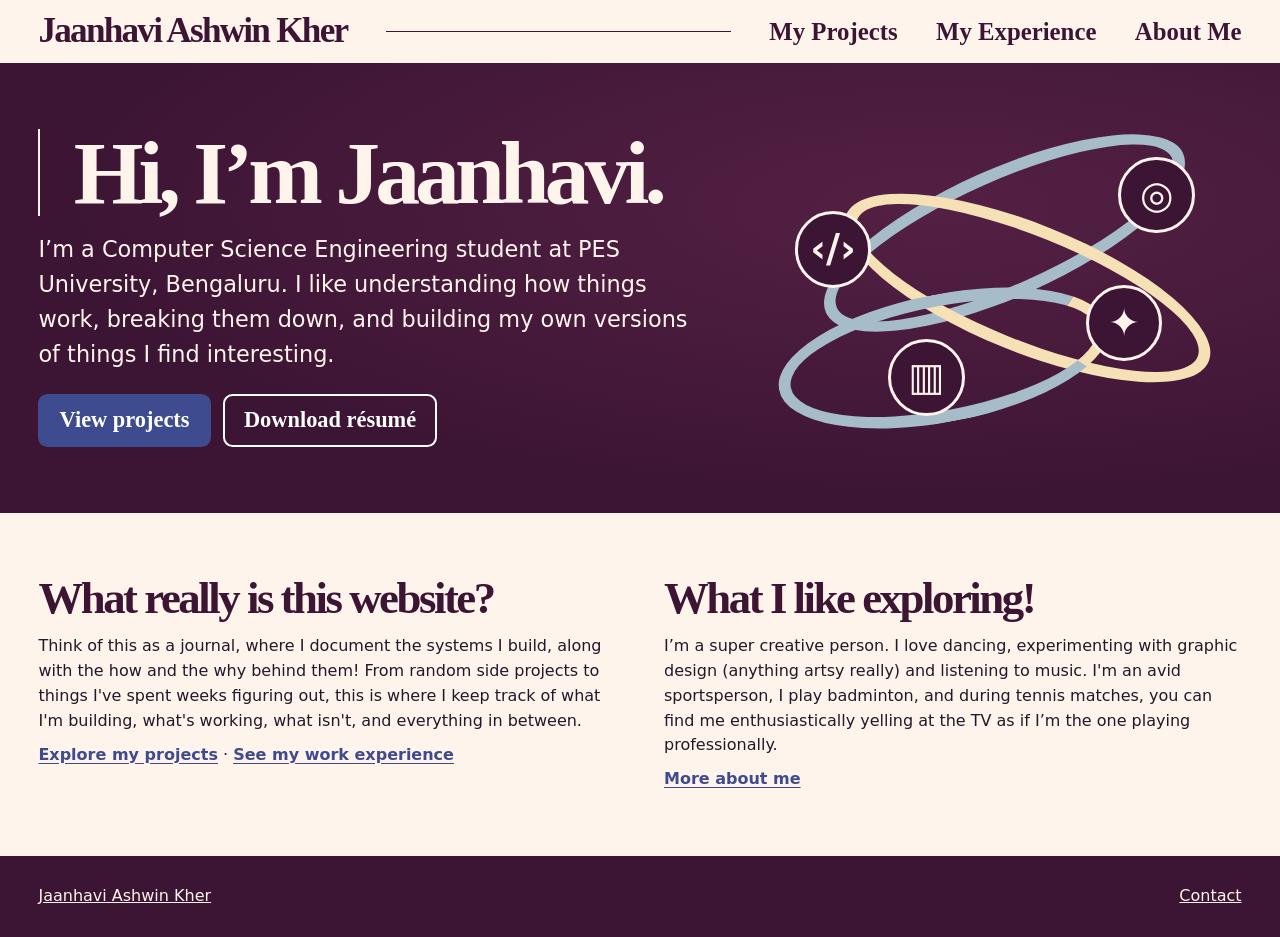
<file: index.html>
<!doctype html>
<html lang="en"><head><meta charset="utf-8"><meta name="viewport" content="width=device-width, initial-scale=1"><meta name="description" content="Jaanhavi Ashwin Kher’s technical portfolio covering backend systems, security workflows, and applied AI."><title>Jaanhavi Ashwin Kher | Technical Portfolio</title><link rel="stylesheet" href="style.css"><script defer src="links.js"></script></head>
<body><a class="skip" href="#main">Skip to content</a><header><div class="shell top"><a class="brand" href="index.html">Jaanhavi Ashwin Kher</a><span class="rule"></span><nav aria-label="Main navigation"><a href="projects.html">My Projects</a><a href="experience.html">My Experience</a><a href="about.html">About Me</a></nav></div></header><main id="main"><section class="hero"><div class="shell hero-grid"><div><h1>Hi, I&rsquo;m Jaanhavi.</h1><p class="home-lead">I&rsquo;m a Computer Science Engineering student at PES University, Bengaluru. I like understanding how things work, breaking them down, and building my own versions of things I find interesting.</p><div class="actions"><a class="button" href="projects.html">View projects</a><a class="button outline" href="resume.pdf" download>Download résumé</a></div></div><div class="art" aria-hidden="true"><div class="loop one"></div><div class="loop two"></div><div class="loop three"></div><span class="orb o1">‹/›</span><span class="orb o2">◎</span><span class="orb o3">✦</span><span class="orb o4">▥</span></div></div></section>
<div class="shell home-intro">
<section>
<h2 class="lined">What really is this website?</h2>
<p>Think of this as a journal, where I document the systems I build, along with the how and the why behind them! From random side projects to things I've spent weeks figuring out, this is where I keep track of what I'm building, what's working, what isn't, and everything in between.</p>
<p><a href="projects.html">Explore my projects</a> &middot; <a href="experience.html">See my work experience</a></p>
</section>
<section>
<h2 class="lined">What I like exploring!</h2>
<p>I&rsquo;m a super creative person. I love dancing, experimenting with graphic design (anything artsy really) and listening to music. I'm an avid sportsperson, I play badminton, and during tennis matches, you can find me enthusiastically yelling at the TV as if I&rsquo;m the one playing professionally.</p>
<p><a href="about.html">More about me</a></p>
</section>
</div></main><footer><div class="shell site-footer"><a href="index.html">Jaanhavi Ashwin Kher</a><a href="about.html#contact">Contact</a></div></footer></body></html>
</file>
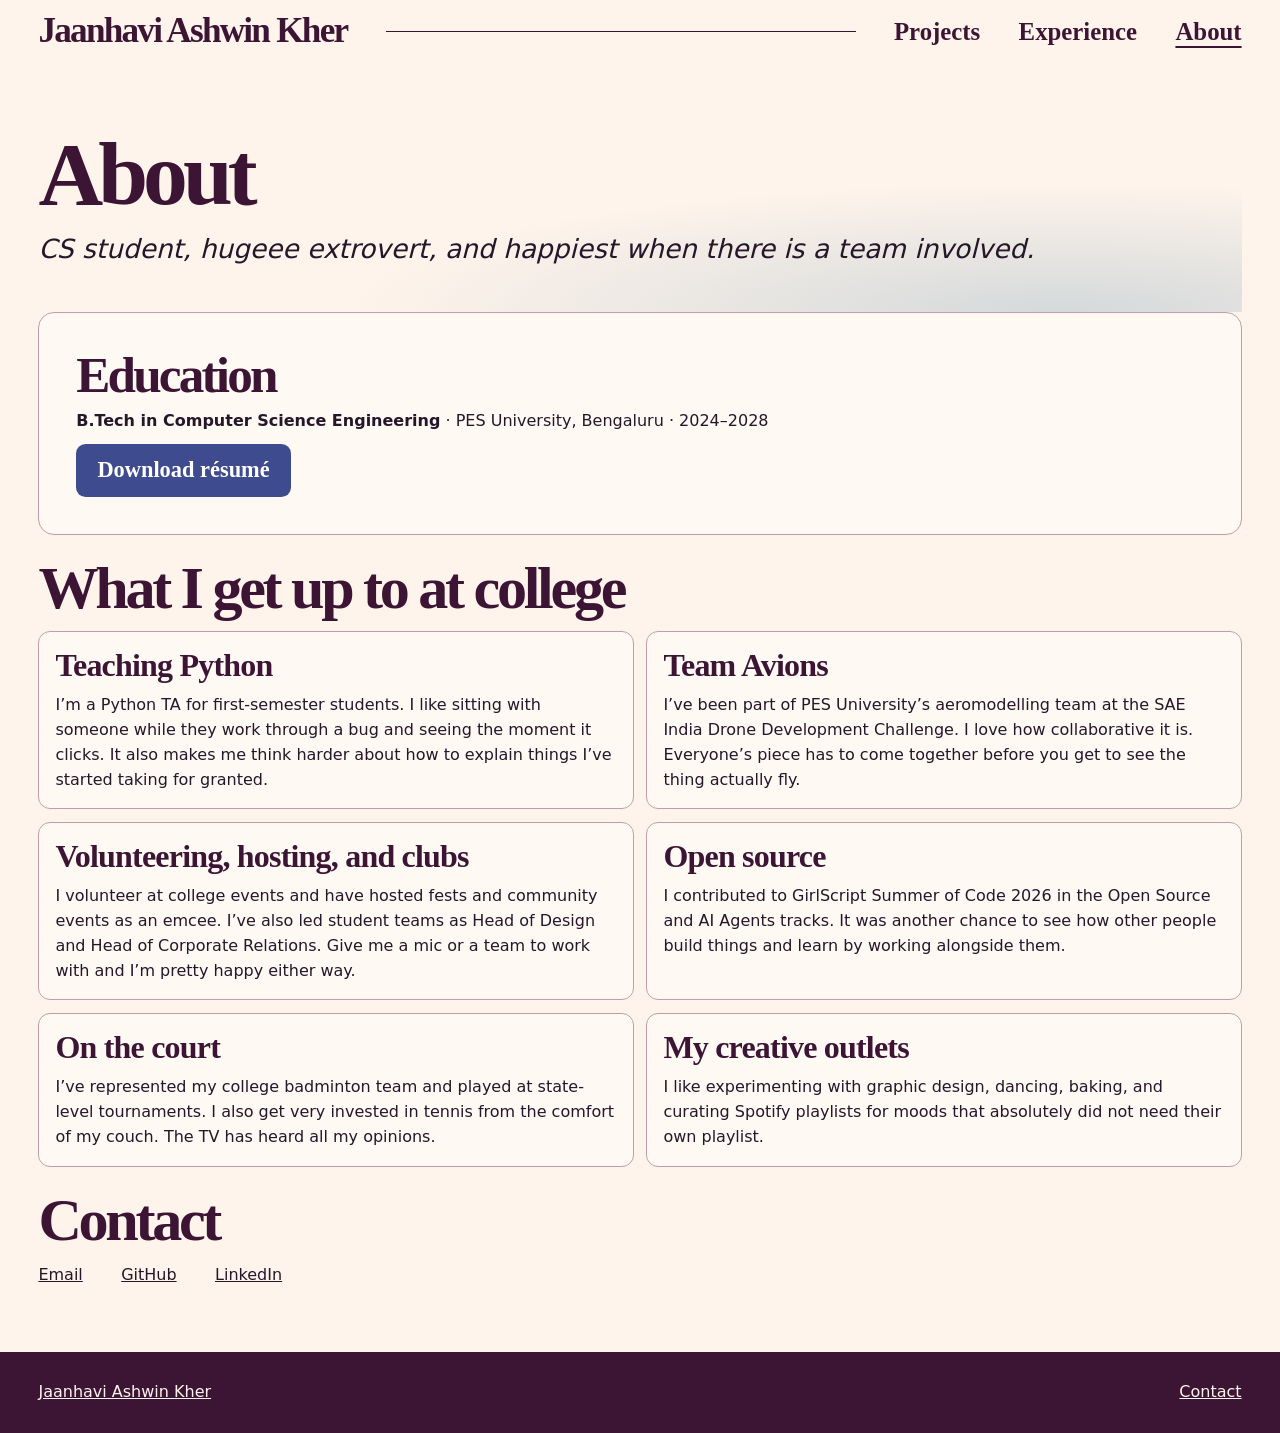
<file: about.html>
<!doctype html>
<html lang="en"><head><meta charset="utf-8"><meta name="viewport" content="width=device-width, initial-scale=1"><meta name="description" content="Jaanhavi Ashwin Kher’s technical portfolio covering backend systems, security workflows, and applied AI."><title>About | Jaanhavi Ashwin Kher</title><link rel="stylesheet" href="style.css"><script defer src="links.js"></script></head>
<body><a class="skip" href="#main">Skip to content</a><header><div class="shell top"><a class="brand" href="index.html">Jaanhavi Ashwin Kher</a><span class="rule"></span><nav aria-label="Main navigation"><a href="projects.html">Projects</a><a href="experience.html">Experience</a><a href="about.html" aria-current="page">About</a></nav></div></header><main id="main" class="shell inner"><div class="casehead"><h1>About</h1><p class="dek">CS student, hugeee extrovert, and happiest when there is a team involved.</p></div>
<div class="about-stack">&#10;<section class="work-entry"><h2>Education</h2><p><strong>B.Tech in Computer Science Engineering</strong> &middot; PES University, Bengaluru &middot; 2024&ndash;2028</p>&#10;<p><a class="button" href="resume.pdf" download>Download r&#233;sum&#233;</a></p></section>&#10;<section><h2 class="lined">What I get up to at college</h2><div class="activities">&#10;<article><h3>Teaching Python</h3><p>I&#8217;m a Python TA for first-semester students. I like sitting with someone while they work through a bug and seeing the moment it clicks. It also makes me think harder about how to explain things I&#8217;ve started taking for granted.</p></article>&#10;<article><h3>Team Avions</h3><p>I&#8217;ve been part of PES University&#8217;s aeromodelling team at the SAE India Drone Development Challenge. I love how collaborative it is. Everyone&#8217;s piece has to come together before you get to see the thing actually fly.</p></article>&#10;<article><h3>Volunteering, hosting, and clubs</h3><p>I volunteer at college events and have hosted fests and community events as an emcee. I&#8217;ve also led student teams as Head of Design and Head of Corporate Relations. Give me a mic or a team to work with and I&#8217;m pretty happy either way.</p></article>&#10;<article><h3>Open source</h3><p>I contributed to GirlScript Summer of Code 2026 in the Open Source and AI Agents tracks. It was another chance to see how other people build things and learn by working alongside them.</p></article>&#10;<article><h3>On the court</h3><p>I&#8217;ve represented my college badminton team and played at state-level tournaments. I also get very invested in tennis from the comfort of my couch. The TV has heard all my opinions.</p></article>&#10;<article><h3>My creative outlets</h3><p>I like experimenting with graphic design, dancing, baking, and curating Spotify playlists for moods that absolutely did not need their own playlist.</p></article>&#10;</div></section>&#10;<section id="contact"><h2 class="lined">Contact</h2><div class="contacts"><a href="mailto:jaanhavikher@gmail.com">Email</a><a href="https://github.com/jaanhavik777">GitHub</a><a href="https://www.linkedin.com/in/jaanhavi-a-kher-75a41120b/">LinkedIn</a></div></section>
</div></main><footer><div class="shell site-footer"><a href="index.html">Jaanhavi Ashwin Kher</a><a href="about.html#contact">Contact</a></div></footer></body></html>
</file>
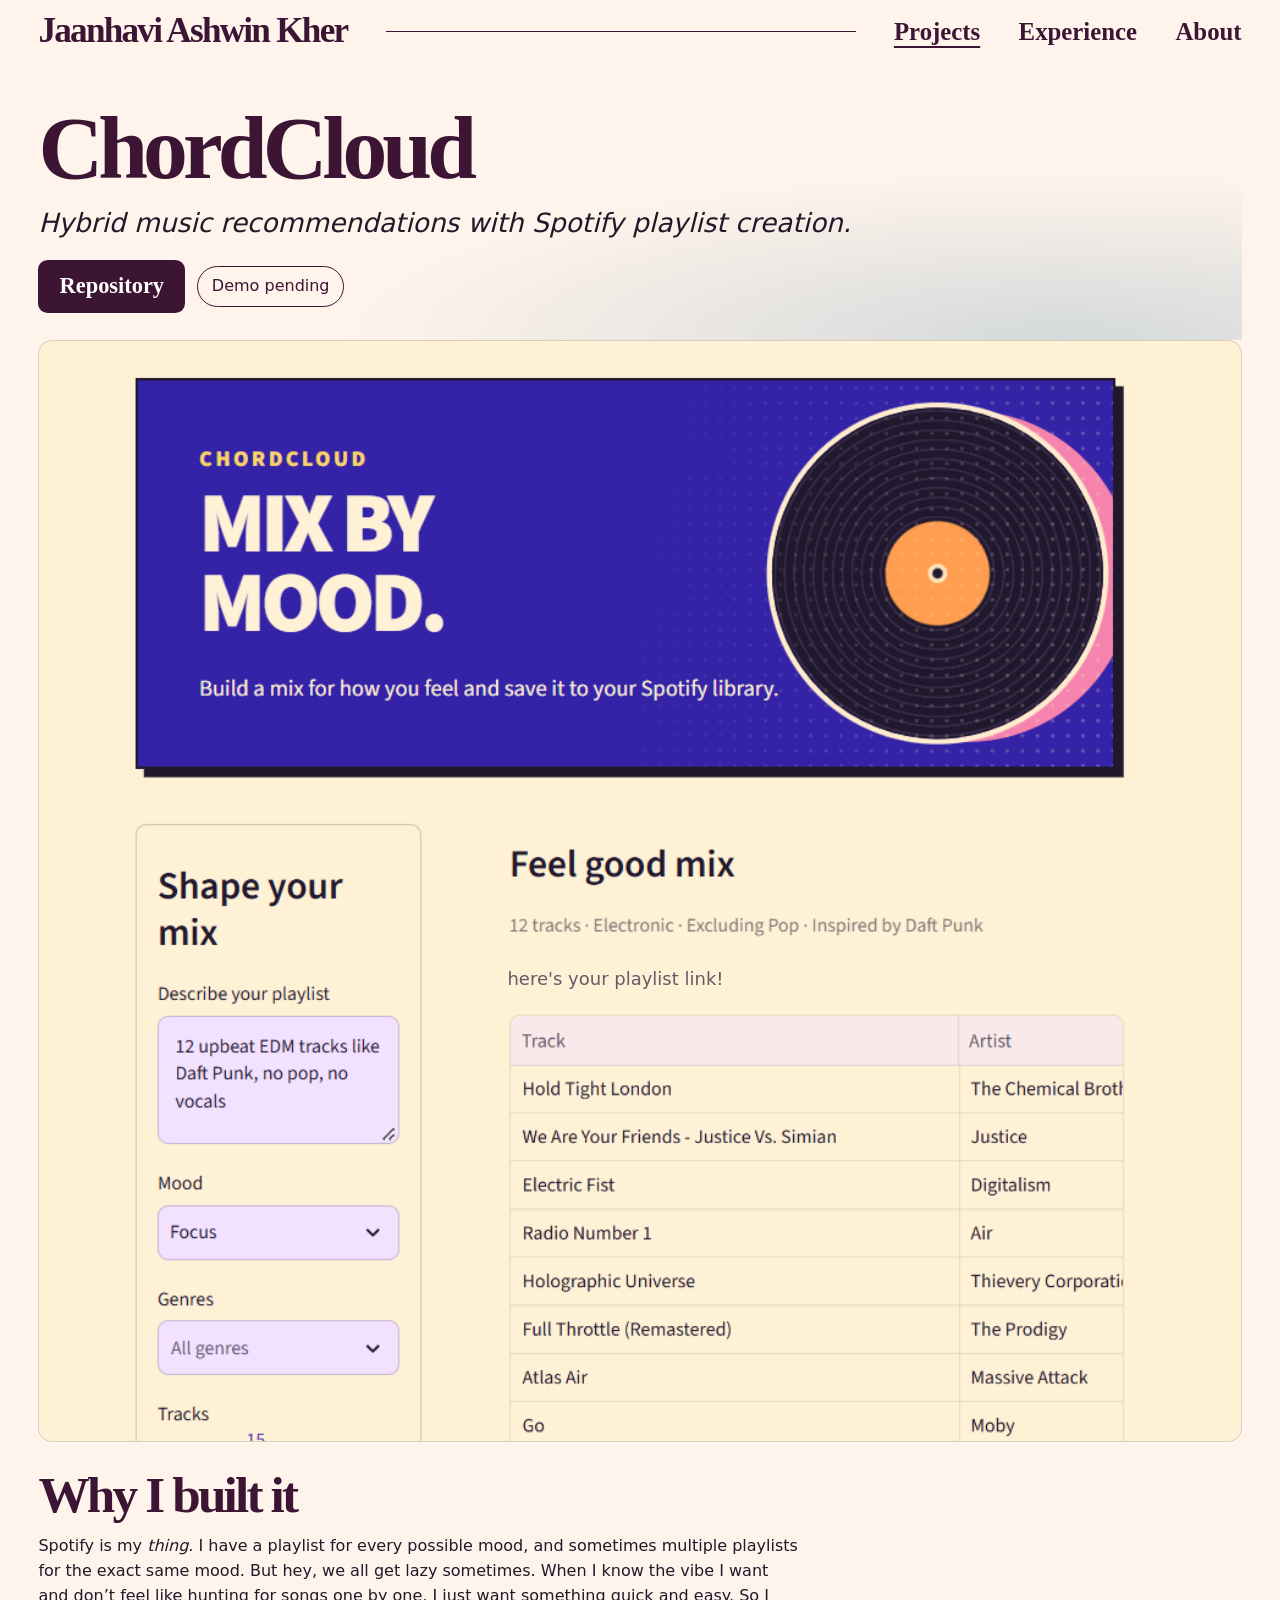
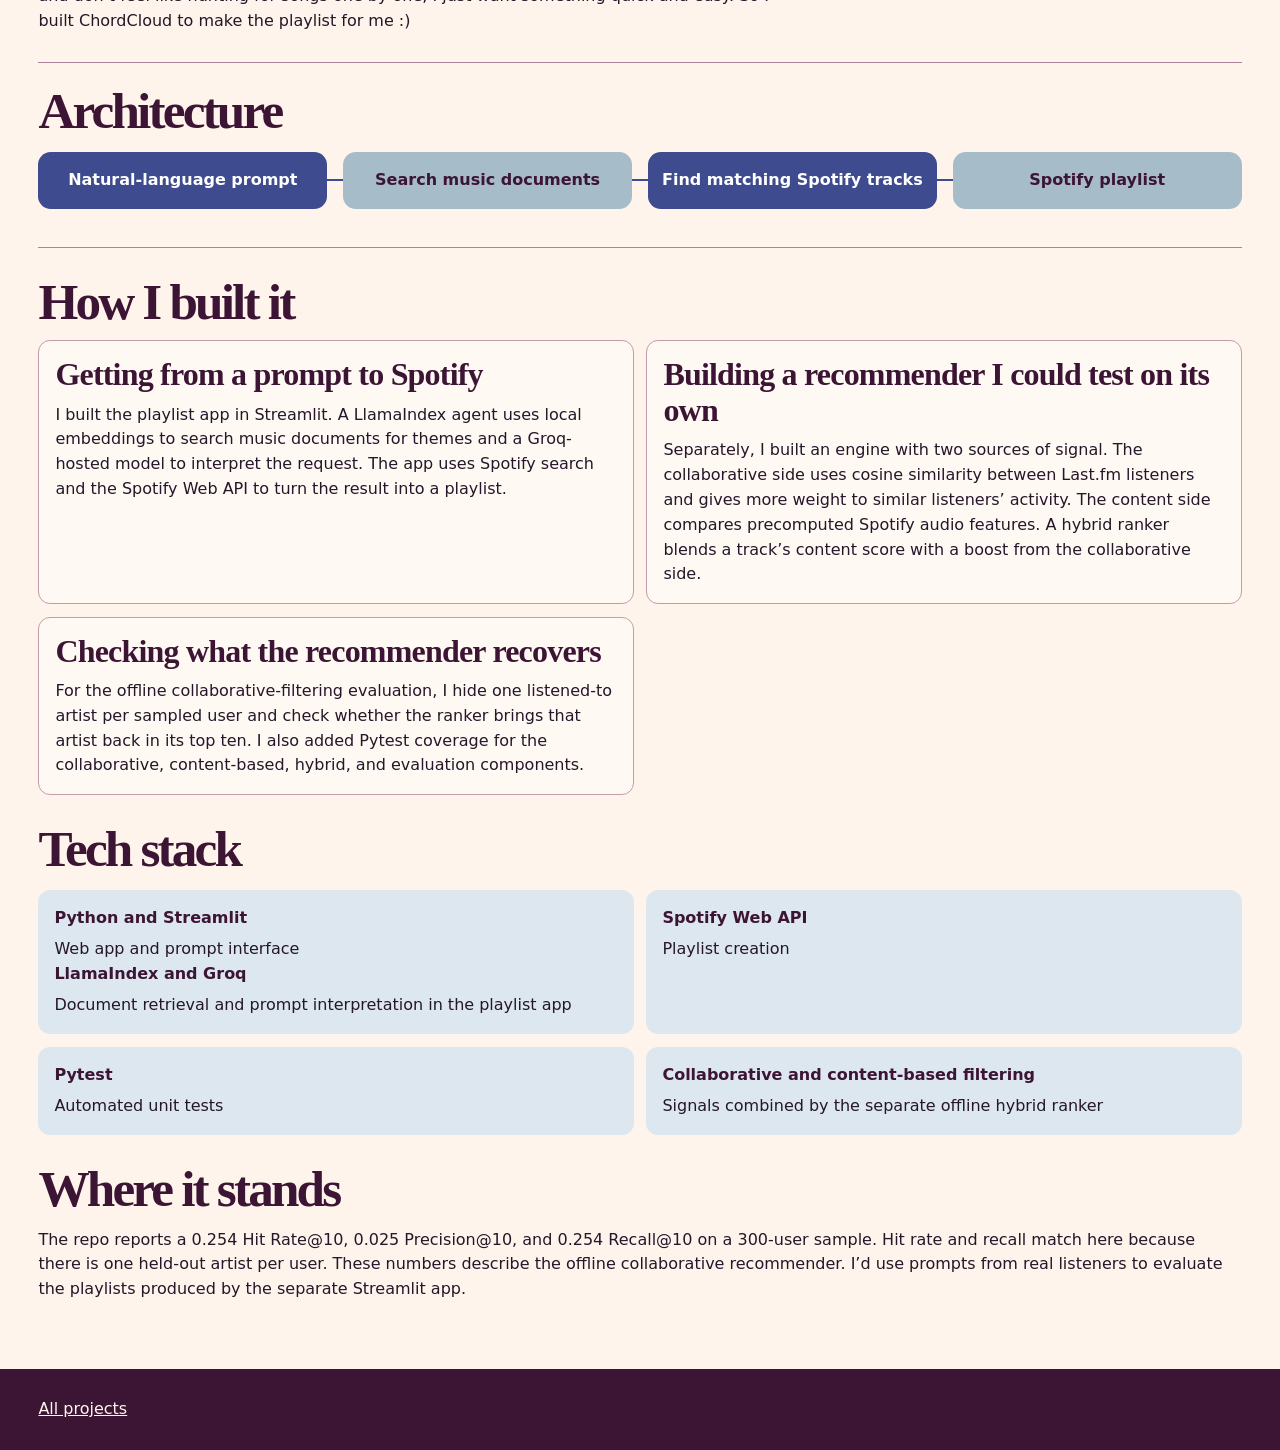
<file: chordcloud.html>
<!doctype html>
<html lang="en"><head><meta charset="utf-8"><meta name="viewport" content="width=device-width, initial-scale=1"><meta name="description" content="Jaanhavi Ashwin Kher’s technical portfolio covering backend systems, security workflows, and applied AI."><title>ChordCloud | Jaanhavi Ashwin Kher</title><link rel="stylesheet" href="style.css"><script defer src="links.js"></script></head>
<body><a class="skip" href="#main">Skip to content</a><header><div class="shell top"><a class="brand" href="index.html">Jaanhavi Ashwin Kher</a><span class="rule"></span><nav aria-label="Main navigation"><a href="projects.html" aria-current="page">Projects</a><a href="experience.html">Experience</a><a href="about.html">About</a></nav></div></header><main id="main" class="shell case"><div class="casehead"><h1>ChordCloud</h1><p class="dek">Hybrid music recommendations with Spotify playlist creation.</p><div class="actions" data-project="chordcloud"><a class="button repo" data-link="repository" hidden>Repository</a><a class="button" data-link="demo" hidden>Live demo</a><span class="pending" data-demo-pending>Demo pending</span></div></div>
<figure class="project-screenshot chordcloud-screenshot"><div class="chordcloud-crop"><img src="chordcloud-preview.png" width="983" height="978" alt="ChordCloud Mix by Mood screen with playlist settings and a generated track list" loading="lazy" decoding="async"><span class="chordcloud-playlist-note">here&#39;s your playlist link!</span></div></figure><section class="problem"><h2 class="lined">Why I built it</h2><p>Spotify is my <em>thing</em>. I have a playlist for every possible mood, and sometimes multiple playlists for the exact same mood. But hey, we all get lazy sometimes. When I know the vibe I want and don&#8217;t feel like hunting for songs one by one, I just want something quick and easy. So I built ChordCloud to make the playlist for me :)</p></section>
<section class="arch"><h2 class="lined">Architecture</h2><ol class="flow"><li>Natural-language prompt</li><li>Search music documents</li><li>Find matching Spotify tracks</li><li>Spotify playlist</li></ol></section>
<section class="technical"><h2 class="lined">How I built it</h2><div class="activities"><article><h3>Getting from a prompt to Spotify</h3><p>I built the playlist app in Streamlit. A LlamaIndex agent uses local embeddings to search music documents for themes and a Groq-hosted model to interpret the request. The app uses Spotify search and the Spotify Web API to turn the result into a playlist.</p></article><article><h3>Building a recommender I could test on its own</h3><p>Separately, I built an engine with two sources of signal. The collaborative side uses cosine similarity between Last.fm listeners and gives more weight to similar listeners’ activity. The content side compares precomputed Spotify audio features. A hybrid ranker blends a track’s content score with a boost from the collaborative side.</p></article><article><h3>Checking what the recommender recovers</h3><p>For the offline collaborative-filtering evaluation, I hide one listened-to artist per sampled user and check whether the ranker brings that artist back in its top ten. I also added Pytest coverage for the collaborative, content-based, hybrid, and evaluation components.</p></article></div></section><section class="technical"><h2 class="lined">Tech stack</h2><dl class="stack-list"><div><dt>Python and Streamlit</dt><dd>Web app and prompt interface</dd><dt>LlamaIndex and Groq</dt><dd>Document retrieval and prompt interpretation in the playlist app</dd></div><div><dt>Spotify Web API</dt><dd>Playlist creation</dd></div><div><dt>Pytest</dt><dd>Automated unit tests</dd></div><div><dt>Collaborative and content-based filtering</dt><dd>Signals combined by the separate offline hybrid ranker</dd></div></dl></section><section class="technical"><h2 class="lined">Where it stands</h2><p>The repo reports a 0.254 Hit Rate@10, 0.025 Precision@10, and 0.254 Recall@10 on a 300-user sample. Hit rate and recall match here because there is one held-out artist per user. These numbers describe the offline collaborative recommender. I’d use prompts from real listeners to evaluate the playlists produced by the separate Streamlit app.</p></section></main><footer><div class="shell"><a href="projects.html">All projects</a></div></footer></body></html>
</file>
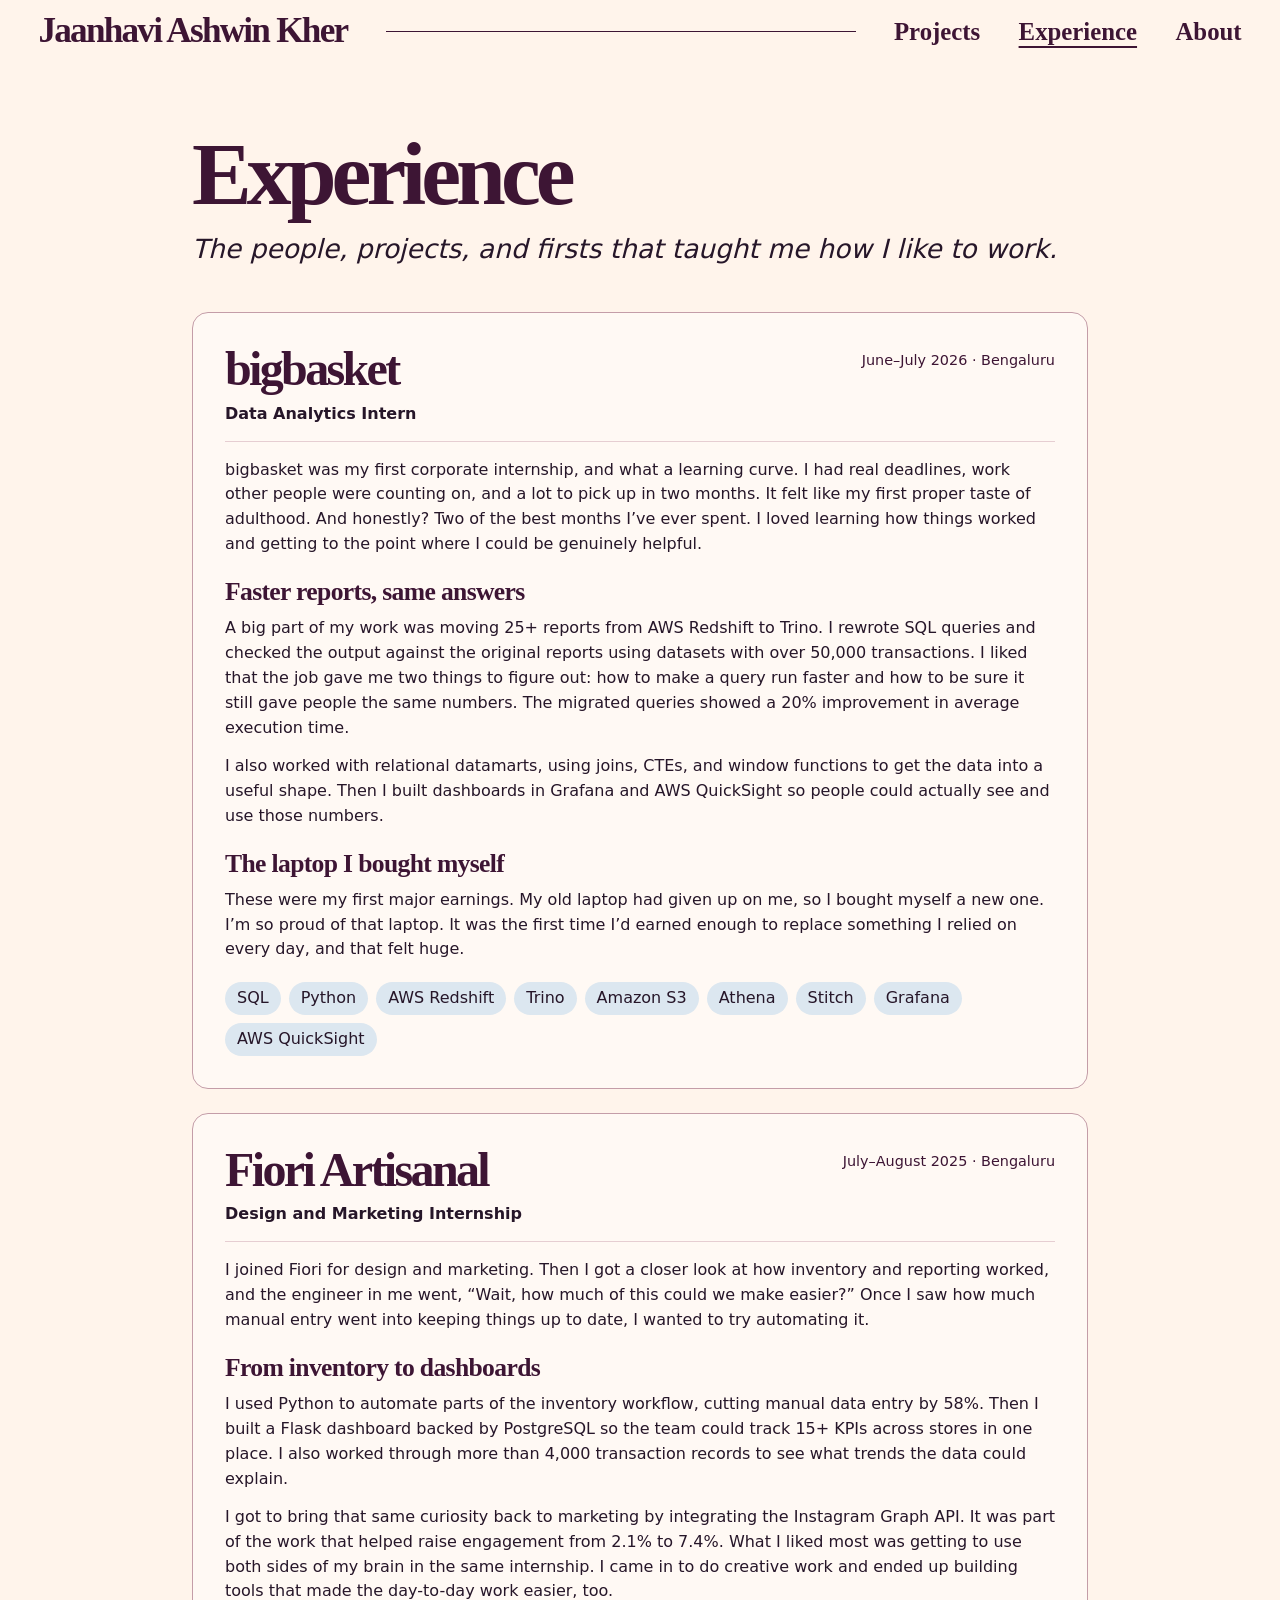
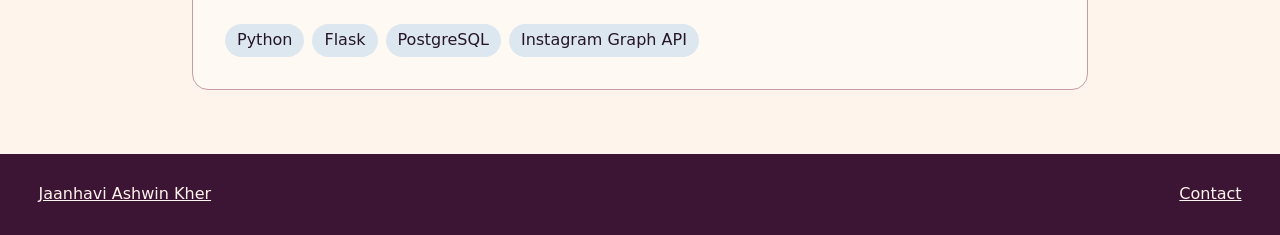
<file: experience.html>
<!doctype html>
<html lang="en"><head><meta charset="utf-8"><meta name="viewport" content="width=device-width, initial-scale=1"><meta name="description" content="Jaanhavi Ashwin Kher’s technical portfolio covering backend systems, security workflows, and applied AI."><title>Experience | Jaanhavi Ashwin Kher</title><link rel="stylesheet" href="style.css"><script defer src="links.js"></script></head>
<body><a class="skip" href="#main">Skip to content</a><header><div class="shell top"><a class="brand" href="index.html">Jaanhavi Ashwin Kher</a><span class="rule"></span><nav aria-label="Main navigation"><a href="projects.html">Projects</a><a href="experience.html" aria-current="page">Experience</a><a href="about.html">About</a></nav></div></header><main id="main" class="shell inner experience-page"><div class="casehead"><h1>Experience</h1><p class="dek">The people, projects, and firsts that taught me how I like to work.</p></div>
<div class="experience-list">&#10;<article class="work-entry">&#10;<header><div><h2>bigbasket</h2><p><strong>Data Analytics Intern</strong></p></div><p class="work-meta">June&#8211;July 2026 &#183; Bengaluru</p></header>&#10;<p>bigbasket was my first corporate internship, and what a learning curve. I had real deadlines, work other people were counting on, and a lot to pick up in two months. It felt like my first proper taste of adulthood. And honestly? Two of the best months I&#8217;ve ever spent. I loved learning how things worked and getting to the point where I could be genuinely helpful.</p>&#10;<h3>Faster reports, same answers</h3>&#10;<p>A big part of my work was moving 25+ reports from AWS Redshift to Trino. I rewrote SQL queries and checked the output against the original reports using datasets with over 50,000 transactions. I liked that the job gave me two things to figure out: how to make a query run faster and how to be sure it still gave people the same numbers. The migrated queries showed a 20% improvement in average execution time.</p>&#10;<p>I also worked with relational datamarts, using joins, CTEs, and window functions to get the data into a useful shape. Then I built dashboards in Grafana and AWS QuickSight so people could actually see and use those numbers.</p>&#10;<h3>The laptop I bought myself</h3>&#10;<p>These were my first major earnings. My old laptop had given up on me, so I bought myself a new one. I&rsquo;m so proud of that laptop. It was the first time I&#8217;d earned enough to replace something I relied on every day, and that felt huge.</p>&#10;<ul class="chips" aria-label="Tools used"><li>SQL</li><li>Python</li><li>AWS Redshift</li><li>Trino</li><li>Amazon S3</li><li>Athena</li><li>Stitch</li><li>Grafana</li><li>AWS QuickSight</li></ul>&#10;</article>&#10;<article class="work-entry">&#10;<header><div><h2>Fiori Artisanal</h2><p><strong>Design and Marketing Internship</strong></p></div><p class="work-meta">July&#8211;August 2025 &#183; Bengaluru</p></header>&#10;<p>I joined Fiori for design and marketing. Then I got a closer look at how inventory and reporting worked, and the engineer in me went, &#8220;Wait, how much of this could we make easier?&#8221; Once I saw how much manual entry went into keeping things up to date, I wanted to try automating it.</p>&#10;<h3>From inventory to dashboards</h3>&#10;<p>I used Python to automate parts of the inventory workflow, cutting manual data entry by 58%. Then I built a Flask dashboard backed by PostgreSQL so the team could track 15+ KPIs across stores in one place. I also worked through more than 4,000 transaction records to see what trends the data could explain.</p>&#10;<p>I got to bring that same curiosity back to marketing by integrating the Instagram Graph API. It was part of the work that helped raise engagement from 2.1% to 7.4%. What I liked most was getting to use both sides of my brain in the same internship. I came in to do creative work and ended up building tools that made the day-to-day work easier, too.</p>&#10;<ul class="chips" aria-label="Tools used"><li>Python</li><li>Flask</li><li>PostgreSQL</li><li>Instagram Graph API</li></ul>&#10;</article>&#10;</div></main><footer><div class="shell site-footer"><a href="index.html">Jaanhavi Ashwin Kher</a><a href="about.html#contact">Contact</a></div></footer></body></html>
</file>
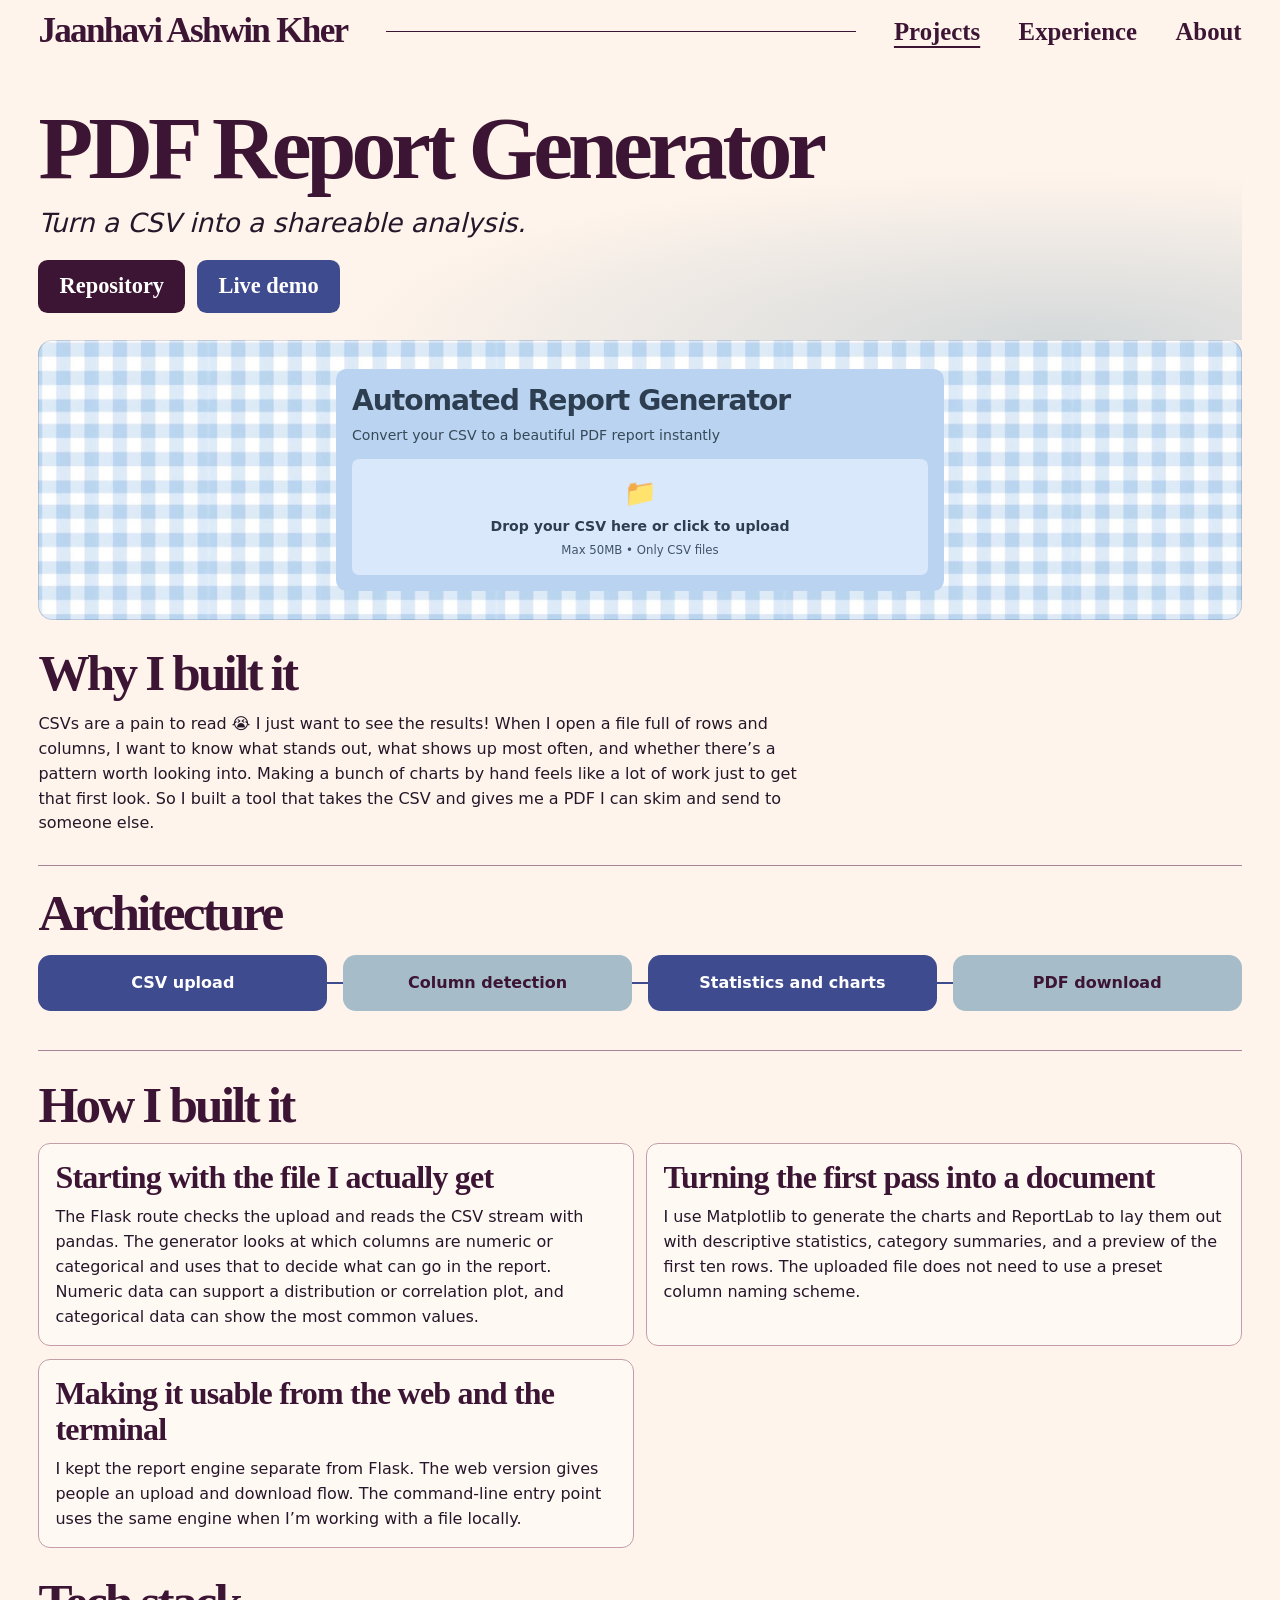
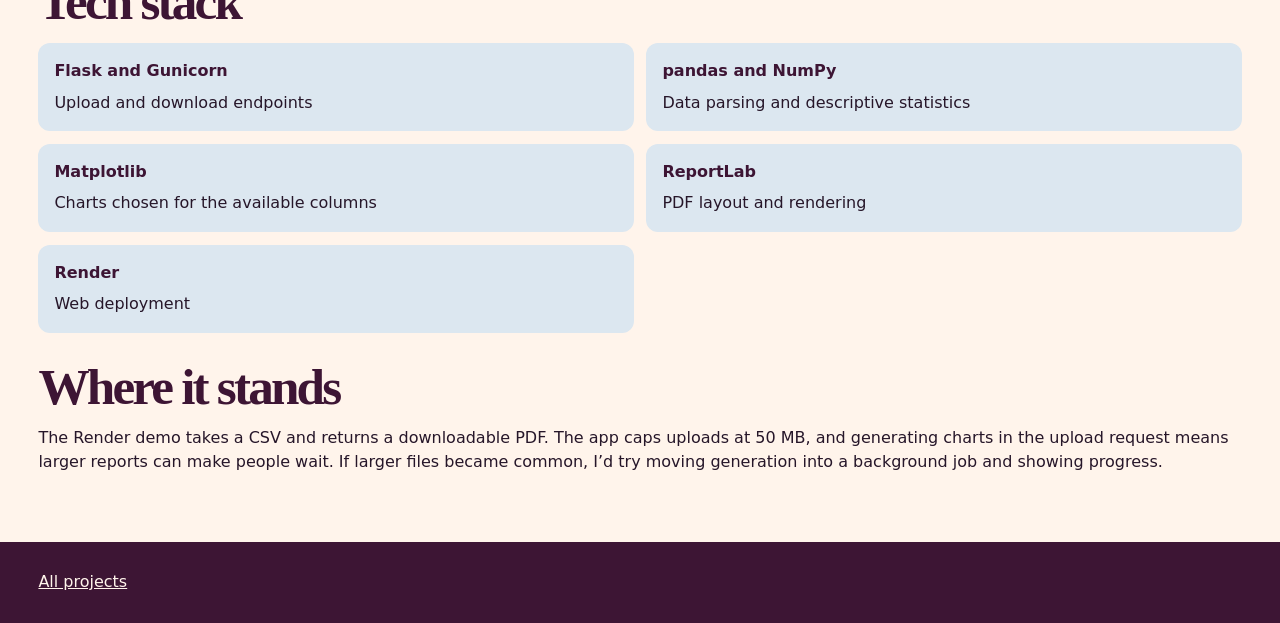
<file: pdf-report-generator.html>
<!doctype html>
<html lang="en"><head><meta charset="utf-8"><meta name="viewport" content="width=device-width, initial-scale=1"><meta name="description" content="Jaanhavi Ashwin Kher’s technical portfolio covering backend systems, security workflows, and applied AI."><title>PDF Report Generator | Jaanhavi Ashwin Kher</title><link rel="stylesheet" href="style.css"><script defer src="links.js"></script></head>
<body><a class="skip" href="#main">Skip to content</a><header><div class="shell top"><a class="brand" href="index.html">Jaanhavi Ashwin Kher</a><span class="rule"></span><nav aria-label="Main navigation"><a href="projects.html" aria-current="page">Projects</a><a href="experience.html">Experience</a><a href="about.html">About</a></nav></div></header><main id="main" class="shell case"><div class="casehead"><h1>PDF Report Generator</h1><p class="dek">Turn a CSV into a shareable analysis.</p><div class="actions"><a class="button repo" href="https://github.com/jaanhavik777/PDF-Report-Generator">Repository</a><a class="button" href="https://pdf-report-generator-be9x.onrender.com/">Live demo</a></div></div><figure class="project-preview pv-pdf-report-generator" aria-label="PDF Report Generator interface preview"><div class="pv-upload-card"><h3>Automated Report Generator</h3><p>Convert your CSV to a beautiful PDF report instantly</p><div class="pv-drop"><span aria-hidden="true">&#128193;</span><strong>Drop your CSV here or click to upload</strong><small>Max 50MB &bull; Only CSV files</small></div></div></figure><section class="problem"><h2 class="lined">Why I built it</h2><p>CSVs are a pain to read &#128557; I just want to see the results! When I open a file full of rows and columns, I want to know what stands out, what shows up most often, and whether there&#8217;s a pattern worth looking into. Making a bunch of charts by hand feels like a lot of work just to get that first look. So I built a tool that takes the CSV and gives me a PDF I can skim and send to someone else.</p></section><section class="arch"><h2 class="lined">Architecture</h2><ol class="flow"><li>CSV upload</li><li>Column detection</li><li>Statistics and charts</li><li>PDF download</li></ol></section><section class="technical"><h2 class="lined">How I built it</h2><div class="activities"><article><h3>Starting with the file I actually get</h3><p>The Flask route checks the upload and reads the CSV stream with pandas. The generator looks at which columns are numeric or categorical and uses that to decide what can go in the report. Numeric data can support a distribution or correlation plot, and categorical data can show the most common values.</p></article><article><h3>Turning the first pass into a document</h3><p>I use Matplotlib to generate the charts and ReportLab to lay them out with descriptive statistics, category summaries, and a preview of the first ten rows. The uploaded file does not need to use a preset column naming scheme.</p></article><article><h3>Making it usable from the web and the terminal</h3><p>I kept the report engine separate from Flask. The web version gives people an upload and download flow. The command-line entry point uses the same engine when I’m working with a file locally.</p></article></div></section><section class="technical"><h2 class="lined">Tech stack</h2><dl class="stack-list"><div><dt>Flask and Gunicorn</dt><dd>Upload and download endpoints</dd></div><div><dt>pandas and NumPy</dt><dd>Data parsing and descriptive statistics</dd></div><div><dt>Matplotlib</dt><dd>Charts chosen for the available columns</dd></div><div><dt>ReportLab</dt><dd>PDF layout and rendering</dd></div><div><dt>Render</dt><dd>Web deployment</dd></div></dl></section><section class="technical"><h2 class="lined">Where it stands</h2><p>The Render demo takes a CSV and returns a downloadable PDF. The app caps uploads at 50 MB, and generating charts in the upload request means larger reports can make people wait. If larger files became common, I’d try moving generation into a background job and showing progress.</p></section></main><footer><div class="shell"><a href="projects.html">All projects</a></div></footer></body></html>
</file>
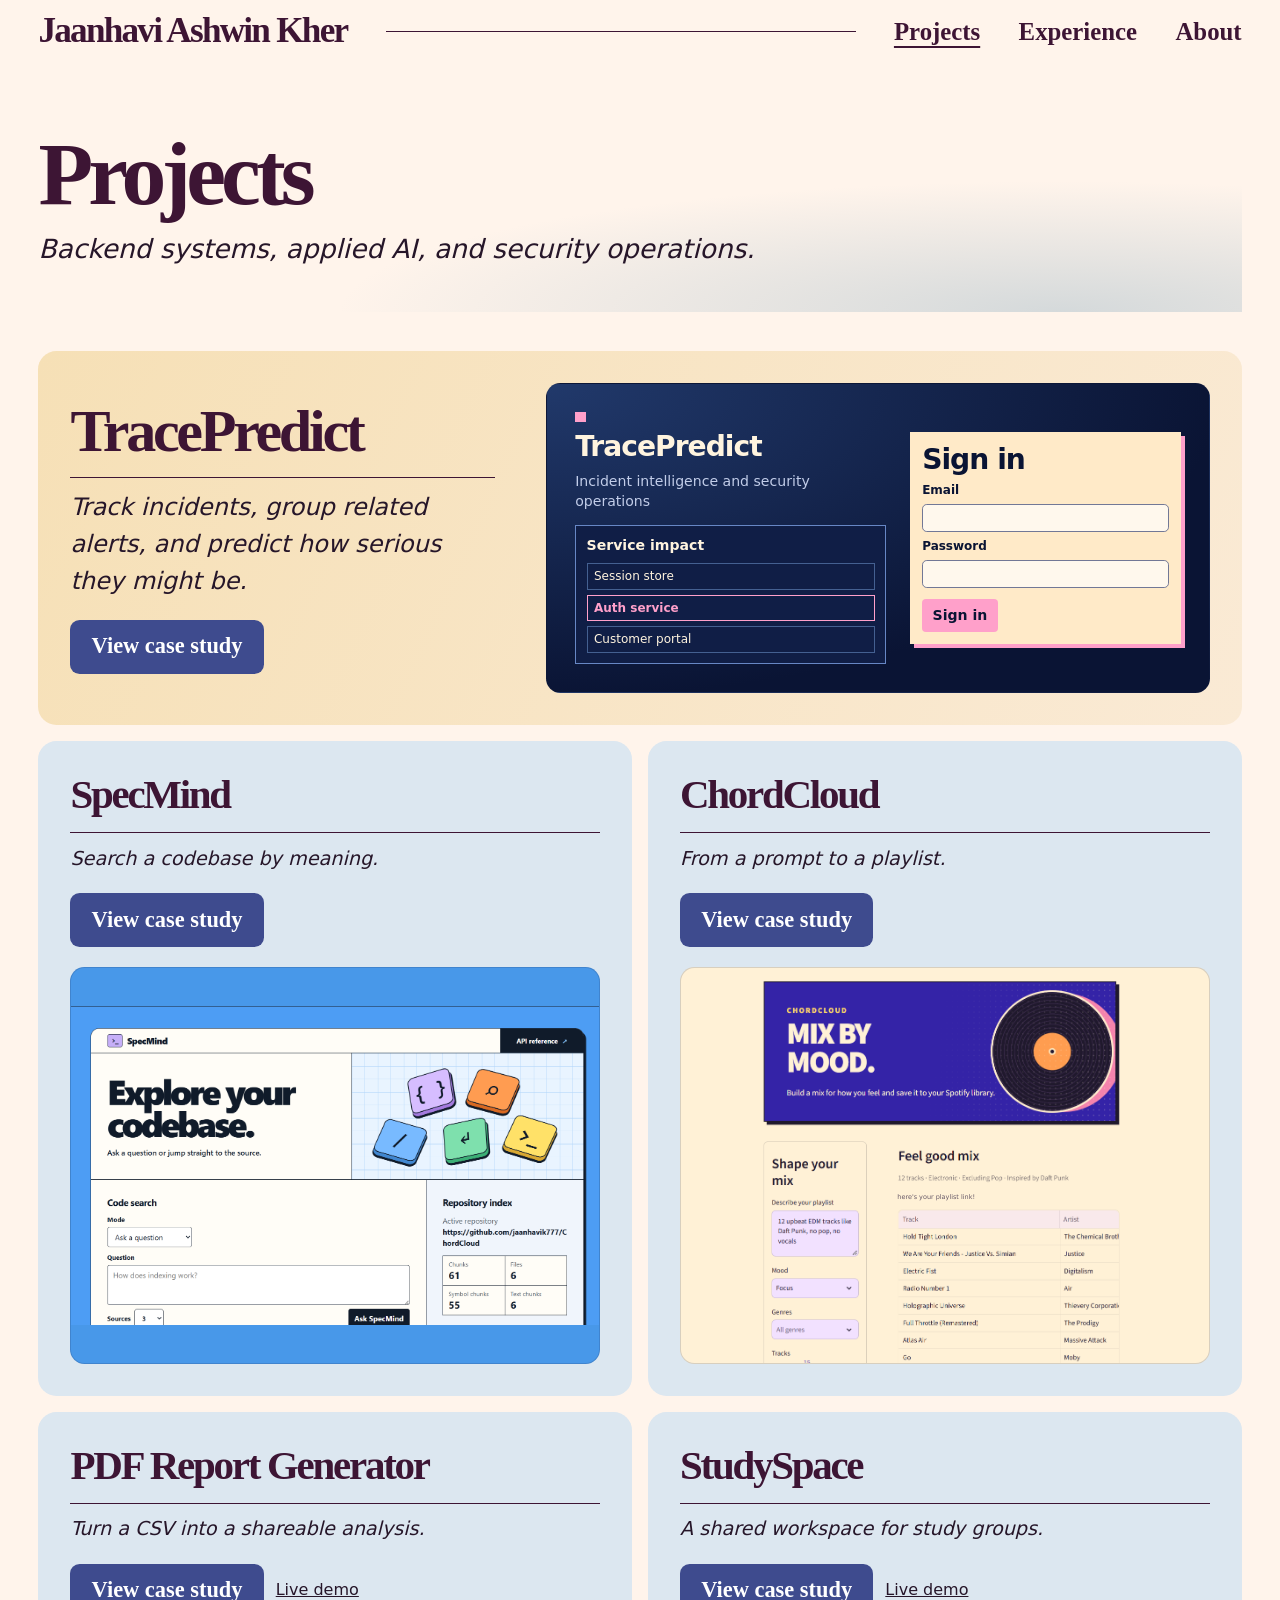
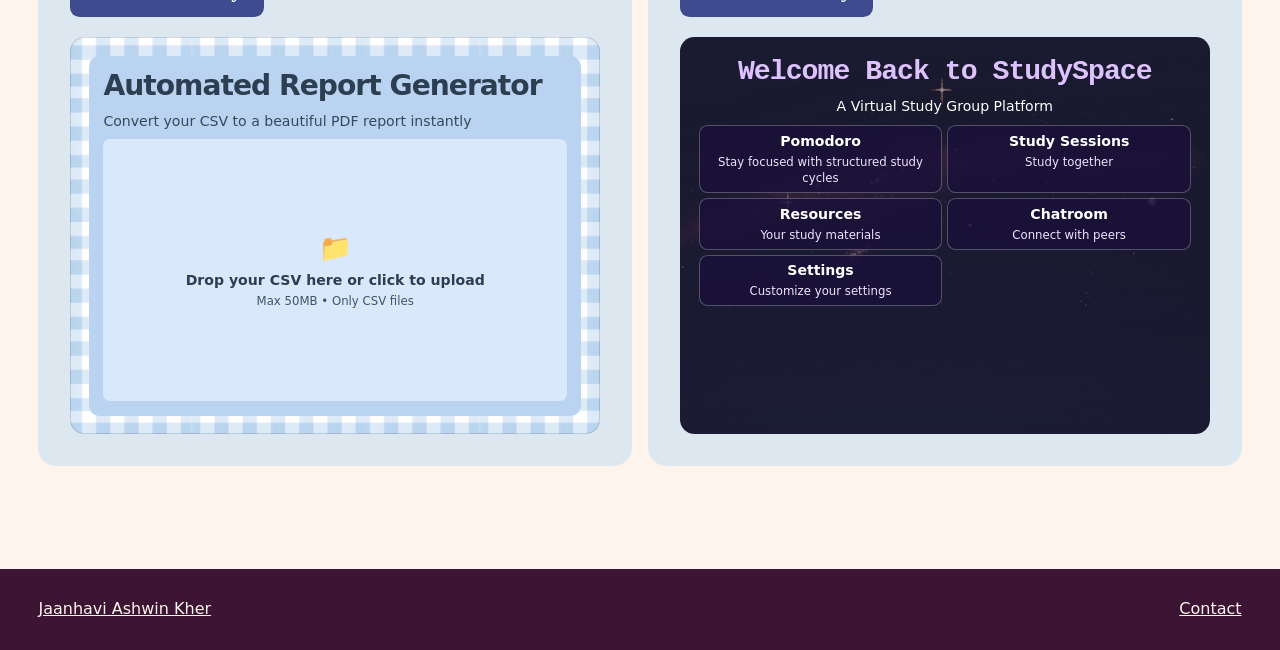
<file: projects.html>
<!doctype html>
<html lang="en"><head><meta charset="utf-8"><meta name="viewport" content="width=device-width, initial-scale=1"><meta name="description" content="Jaanhavi Ashwin Kher’s technical portfolio covering backend systems, security workflows, and applied AI."><title>Projects | Jaanhavi Ashwin Kher</title><link rel="stylesheet" href="style.css"><script defer src="links.js"></script></head>
<body><a class="skip" href="#main">Skip to content</a><header><div class="shell top"><a class="brand" href="index.html">Jaanhavi Ashwin Kher</a><span class="rule"></span><nav aria-label="Main navigation"><a href="projects.html" aria-current="page">Projects</a><a href="experience.html">Experience</a><a href="about.html">About</a></nav></div></header><main id="main" class="shell inner"><div class="casehead"><h1>Projects</h1><p class="dek">Backend systems, applied AI, and security operations.</p></div><section class="projects"id="projects" aria-label="Selected projects"><article class="card feature"><div><h2><a href="tracepredict.html">TracePredict</a></h2><p class="tagline">Track incidents, group related alerts, and predict how serious they might be.</p><a class="button" href="tracepredict.html">View case study<span class="sr-only"> for TracePredict</span></a></div><figure class="project-preview pv-tracepredict" aria-label="TracePredict interface preview"><div class="pv-trace-copy"><span class="pv-mark" aria-hidden="true"></span><h3>TracePredict</h3><p>Incident intelligence and security operations</p><div class="pv-map"><strong>Service impact</strong><div><span>Session store</span><b>Auth service</b><span>Customer portal</span></div></div></div><div class="pv-login"><h4>Sign in</h4><span>Email</span><div class="pv-field"></div><span>Password</span><div class="pv-field"></div><strong class="pv-action">Sign in</strong></div></figure></article><div class="more"><article class="card "><div><h2><a href="specmind.html">SpecMind</a></h2><p class="tagline">Search a codebase by meaning.</p><a class="button" href="specmind.html">View case study<span class="sr-only"> for SpecMind</span></a></div><figure class="project-screenshot"><img src="specmind-preview.png" width="1422" height="861" alt="SpecMind web interface with code search and repository index stats" loading="lazy" decoding="async"></figure></article><article class="card "><div><h2><a href="chordcloud.html">ChordCloud</a></h2><p class="tagline">From a prompt to a playlist.</p><a class="button" href="chordcloud.html">View case study<span class="sr-only"> for ChordCloud</span></a></div><figure class="project-screenshot chordcloud-screenshot"><div class="chordcloud-crop"><img src="chordcloud-preview.png" width="983" height="978" alt="ChordCloud Mix by Mood screen with playlist settings and a generated track list" loading="lazy" decoding="async"><span class="chordcloud-playlist-note">here&#39;s your playlist link!</span></div></figure></article></div><div class="more"><article class="card"><div><h2><a href="pdf-report-generator.html">PDF Report Generator</a></h2><p class="tagline">Turn a CSV into a shareable analysis.</p><div class="actions"><a class="button" href="pdf-report-generator.html">View case study<span class="sr-only"> for PDF Report Generator</span></a><a href="https://pdf-report-generator-be9x.onrender.com/">Live demo<span class="sr-only"> for PDF Report Generator</span></a></div></div><figure class="project-preview pv-pdf-report-generator" aria-label="PDF Report Generator interface preview"><div class="pv-upload-card"><h3>Automated Report Generator</h3><p>Convert your CSV to a beautiful PDF report instantly</p><div class="pv-drop"><span aria-hidden="true">&#128193;</span><strong>Drop your CSV here or click to upload</strong><small>Max 50MB &bull; Only CSV files</small></div></div></figure></article>
<article class="card"><div><h2><a href="studyspace.html">StudySpace</a></h2><p class="tagline">A shared workspace for study groups.</p><div class="actions"><a class="button" href="studyspace.html">View case study<span class="sr-only"> for StudySpace</span></a><a href="https://study-space-two.vercel.app/">Live demo<span class="sr-only"> for StudySpace</span></a></div></div><figure class="project-preview pv-studyspace" aria-label="StudySpace interface preview"><h3>Welcome Back to StudySpace</h3><p>A Virtual Study Group Platform</p><div class="pv-study-grid"><div><strong>Pomodoro</strong><small>Stay focused with structured study cycles</small></div><div><strong>Study Sessions</strong><small>Study together</small></div><div><strong>Resources</strong><small>Your study materials</small></div><div><strong>Chatroom</strong><small>Connect with peers</small></div><div><strong>Settings</strong><small>Customize your settings</small></div></div></figure></article></div></section></main><footer><div class="shell site-footer"><a href="index.html">Jaanhavi Ashwin Kher</a><a href="about.html#contact">Contact</a></div></footer></body></html>
</file>
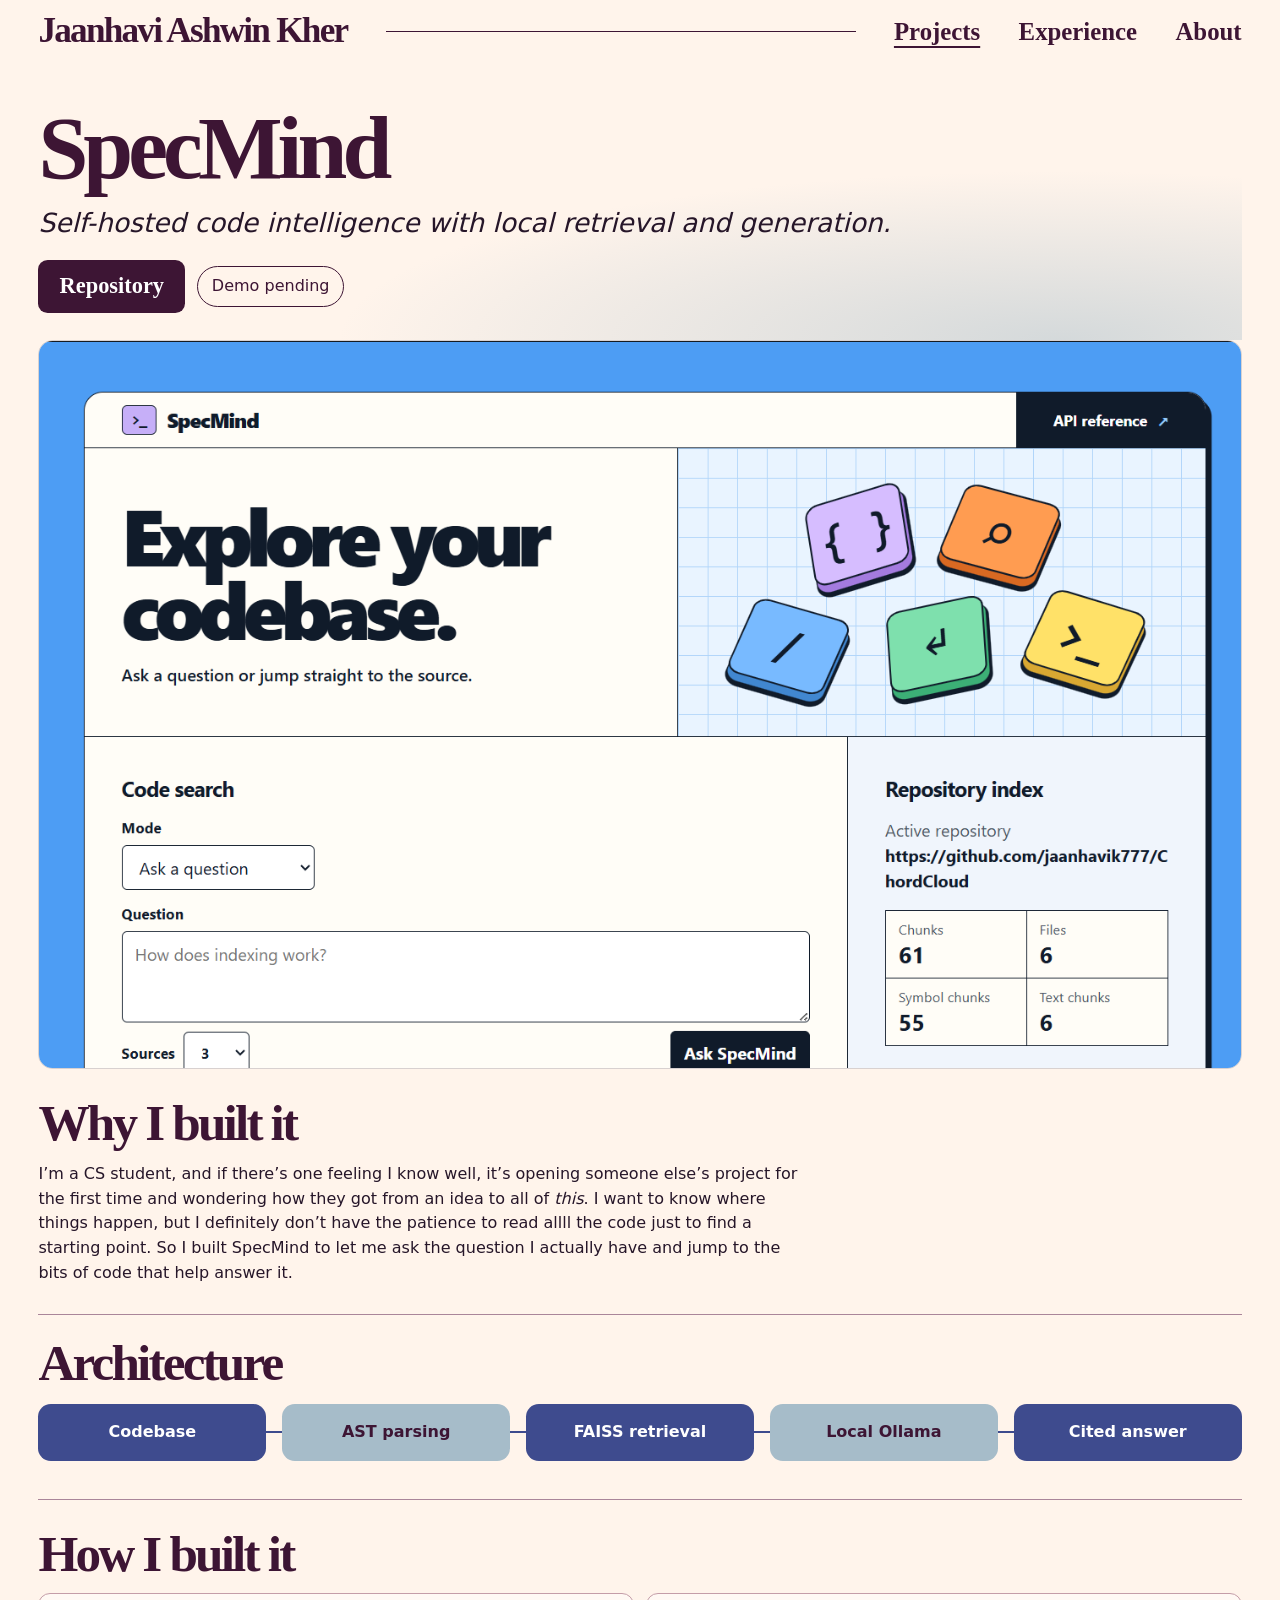
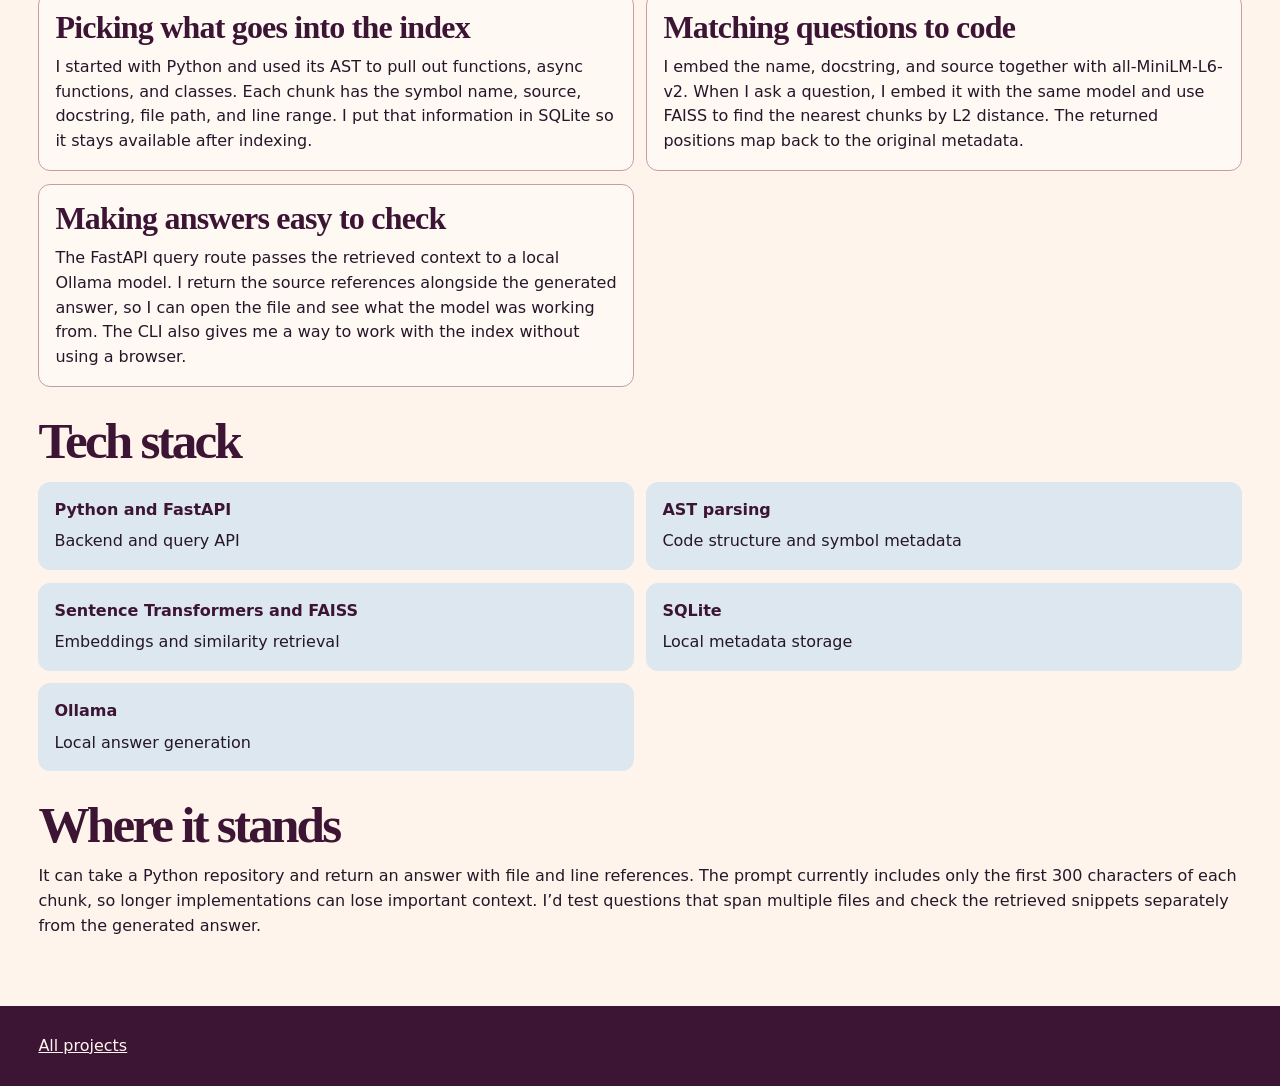
<file: specmind.html>
<!doctype html>
<html lang="en"><head><meta charset="utf-8"><meta name="viewport" content="width=device-width, initial-scale=1"><meta name="description" content="Jaanhavi Ashwin Kher’s technical portfolio covering backend systems, security workflows, and applied AI."><title>SpecMind | Jaanhavi Ashwin Kher</title><link rel="stylesheet" href="style.css"><script defer src="links.js"></script></head>
<body><a class="skip" href="#main">Skip to content</a><header><div class="shell top"><a class="brand" href="index.html">Jaanhavi Ashwin Kher</a><span class="rule"></span><nav aria-label="Main navigation"><a href="projects.html" aria-current="page">Projects</a><a href="experience.html">Experience</a><a href="about.html">About</a></nav></div></header><main id="main" class="shell case"><div class="casehead"><h1>SpecMind</h1><p class="dek">Self-hosted code intelligence with local retrieval and generation.</p><div class="actions" data-project="specmind"><a class="button repo" data-link="repository" hidden>Repository</a><a class="button" data-link="demo" hidden>Live demo</a><span class="pending" data-demo-pending>Demo pending</span></div></div>
<figure class="project-screenshot"><img src="specmind-preview.png" width="1422" height="861" alt="SpecMind web interface with code search and repository index stats" loading="lazy" decoding="async"></figure><section class="problem"><h2 class="lined">Why I built it</h2><p>I&#8217;m a CS student, and if there&#8217;s one feeling I know well, it&#8217;s opening someone else&#8217;s project for the first time and wondering how they got from an idea to all of <em>this</em>. I want to know where things happen, but I definitely don&#8217;t have the patience to read allll the code just to find a starting point. So I built SpecMind to let me ask the question I actually have and jump to the bits of code that help answer it.</p></section>
<section class="arch"><h2 class="lined">Architecture</h2><ol class="flow"><li>Codebase</li><li>AST parsing</li><li>FAISS retrieval</li><li>Local Ollama</li><li>Cited answer</li></ol></section>
<section class="technical"><h2 class="lined">How I built it</h2><div class="activities"><article><h3>Picking what goes into the index</h3><p>I started with Python and used its AST to pull out functions, async functions, and classes. Each chunk has the symbol name, source, docstring, file path, and line range. I put that information in SQLite so it stays available after indexing.</p></article><article><h3>Matching questions to code</h3><p>I embed the name, docstring, and source together with all-MiniLM-L6-v2. When I ask a question, I embed it with the same model and use FAISS to find the nearest chunks by L2 distance. The returned positions map back to the original metadata.</p></article><article><h3>Making answers easy to check</h3><p>The FastAPI query route passes the retrieved context to a local Ollama model. I return the source references alongside the generated answer, so I can open the file and see what the model was working from. The CLI also gives me a way to work with the index without using a browser.</p></article></div></section><section class="technical"><h2 class="lined">Tech stack</h2><dl class="stack-list"><div><dt>Python and FastAPI</dt><dd>Backend and query API</dd></div><div><dt>AST parsing</dt><dd>Code structure and symbol metadata</dd></div><div><dt>Sentence Transformers and FAISS</dt><dd>Embeddings and similarity retrieval</dd></div><div><dt>SQLite</dt><dd>Local metadata storage</dd></div><div><dt>Ollama</dt><dd>Local answer generation</dd></div></dl></section><section class="technical"><h2 class="lined">Where it stands</h2><p>It can take a Python repository and return an answer with file and line references. The prompt currently includes only the first 300 characters of each chunk, so longer implementations can lose important context. I’d test questions that span multiple files and check the retrieved snippets separately from the generated answer.</p></section></main><footer><div class="shell"><a href="projects.html">All projects</a></div></footer></body></html>
</file>
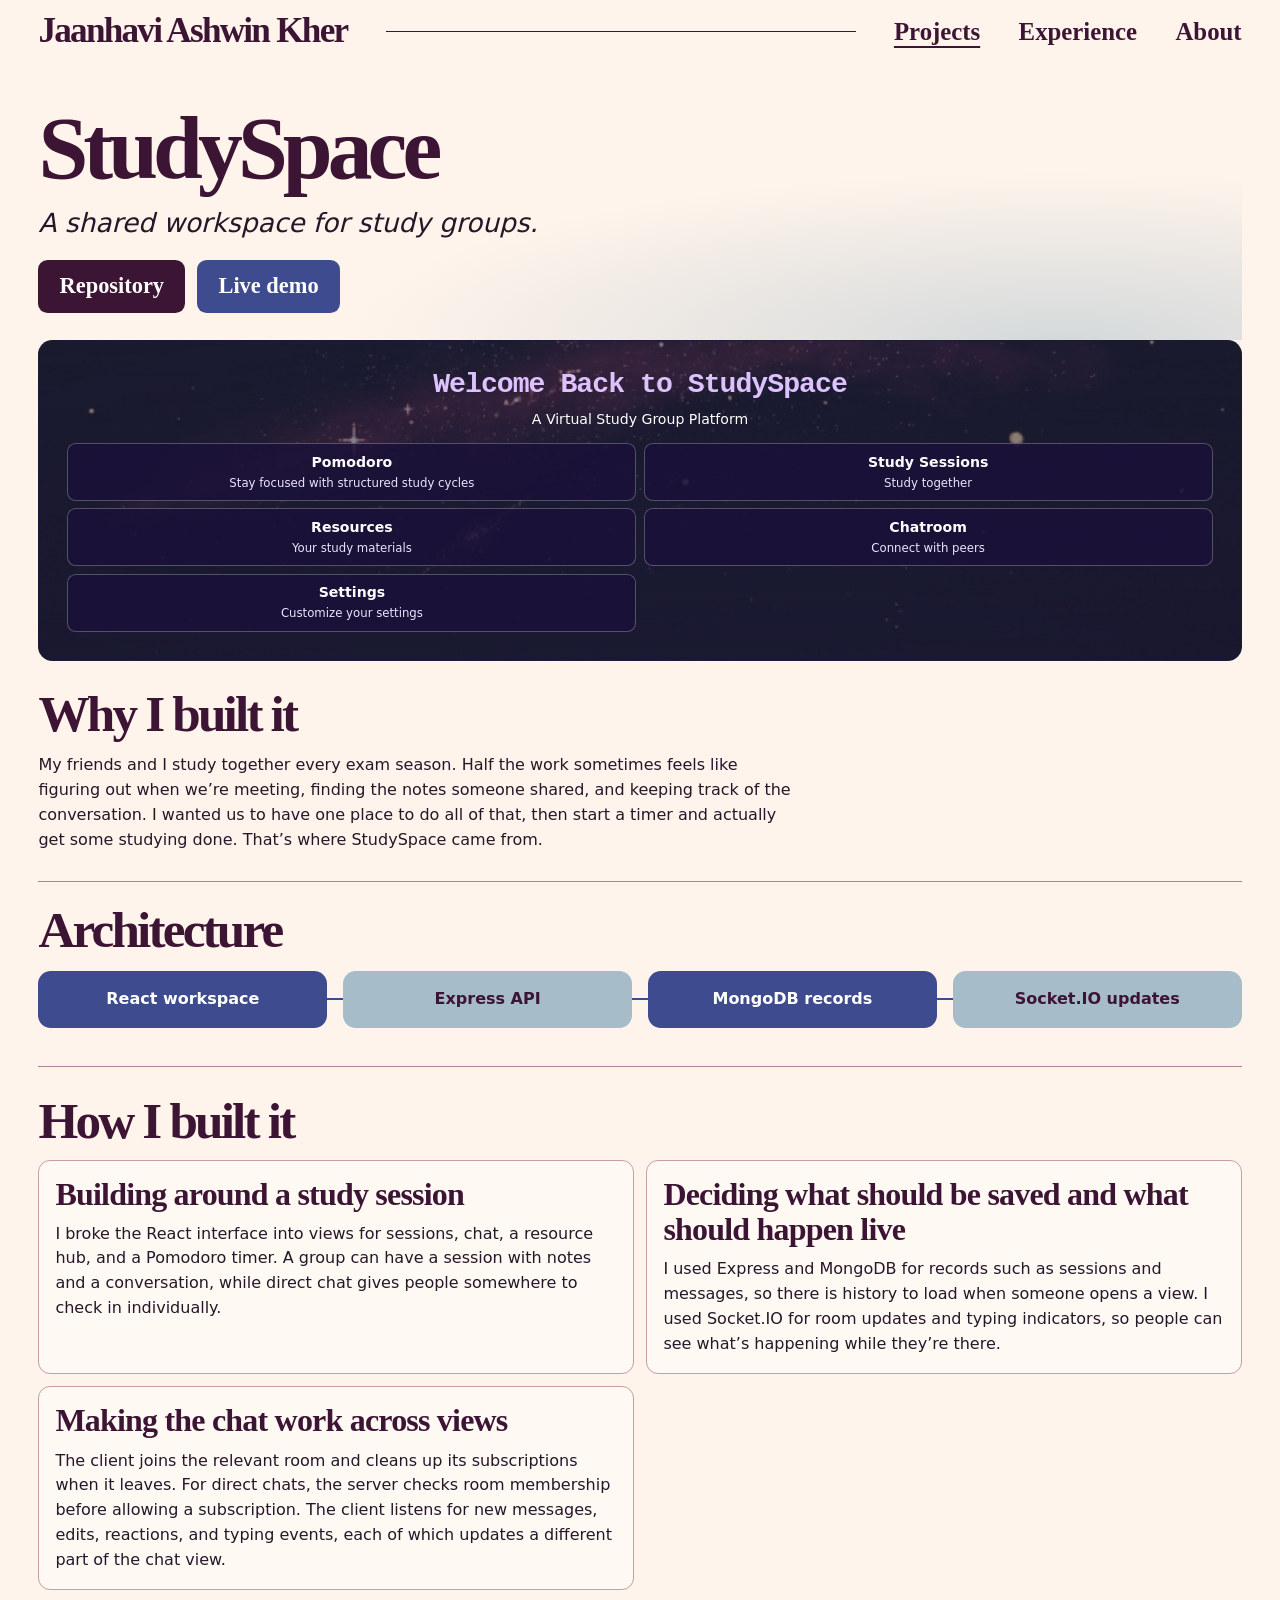
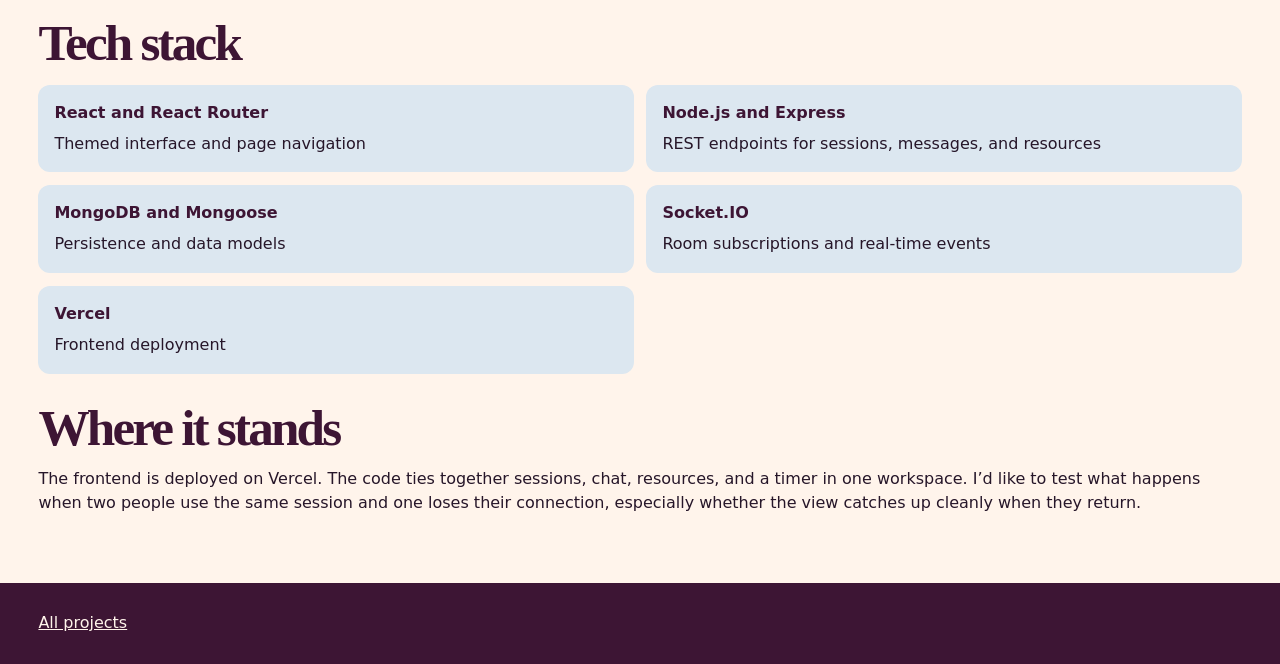
<file: studyspace.html>
<!doctype html>
<html lang="en"><head><meta charset="utf-8"><meta name="viewport" content="width=device-width, initial-scale=1"><meta name="description" content="Jaanhavi Ashwin Kher’s technical portfolio covering backend systems, security workflows, and applied AI."><title>StudySpace | Jaanhavi Ashwin Kher</title><link rel="stylesheet" href="style.css"><script defer src="links.js"></script></head>
<body><a class="skip" href="#main">Skip to content</a><header><div class="shell top"><a class="brand" href="index.html">Jaanhavi Ashwin Kher</a><span class="rule"></span><nav aria-label="Main navigation"><a href="projects.html" aria-current="page">Projects</a><a href="experience.html">Experience</a><a href="about.html">About</a></nav></div></header><main id="main" class="shell case"><div class="casehead"><h1>StudySpace</h1><p class="dek">A shared workspace for study groups.</p><div class="actions"><a class="button repo" href="https://github.com/jaanhavik777/StudySpace">Repository</a><a class="button" href="https://study-space-two.vercel.app/">Live demo</a></div></div><figure class="project-preview pv-studyspace" aria-label="StudySpace interface preview"><h3>Welcome Back to StudySpace</h3><p>A Virtual Study Group Platform</p><div class="pv-study-grid"><div><strong>Pomodoro</strong><small>Stay focused with structured study cycles</small></div><div><strong>Study Sessions</strong><small>Study together</small></div><div><strong>Resources</strong><small>Your study materials</small></div><div><strong>Chatroom</strong><small>Connect with peers</small></div><div><strong>Settings</strong><small>Customize your settings</small></div></div></figure><section class="problem"><h2 class="lined">Why I built it</h2><p>My friends and I study together every exam season. Half the work sometimes feels like figuring out when we&#8217;re meeting, finding the notes someone shared, and keeping track of the conversation. I wanted us to have one place to do all of that, then start a timer and actually get some studying done. That&#8217;s where StudySpace came from.</p></section><section class="arch"><h2 class="lined">Architecture</h2><ol class="flow"><li>React workspace</li><li>Express API</li><li>MongoDB records</li><li>Socket.IO updates</li></ol></section><section class="technical"><h2 class="lined">How I built it</h2><div class="activities"><article><h3>Building around a study session</h3><p>I broke the React interface into views for sessions, chat, a resource hub, and a Pomodoro timer. A group can have a session with notes and a conversation, while direct chat gives people somewhere to check in individually.</p></article><article><h3>Deciding what should be saved and what should happen live</h3><p>I used Express and MongoDB for records such as sessions and messages, so there is history to load when someone opens a view. I used Socket.IO for room updates and typing indicators, so people can see what’s happening while they’re there.</p></article><article><h3>Making the chat work across views</h3><p>The client joins the relevant room and cleans up its subscriptions when it leaves. For direct chats, the server checks room membership before allowing a subscription. The client listens for new messages, edits, reactions, and typing events, each of which updates a different part of the chat view.</p></article></div></section><section class="technical"><h2 class="lined">Tech stack</h2><dl class="stack-list"><div><dt>React and React Router</dt><dd>Themed interface and page navigation</dd></div><div><dt>Node.js and Express</dt><dd>REST endpoints for sessions, messages, and resources</dd></div><div><dt>MongoDB and Mongoose</dt><dd>Persistence and data models</dd></div><div><dt>Socket.IO</dt><dd>Room subscriptions and real-time events</dd></div><div><dt>Vercel</dt><dd>Frontend deployment</dd></div></dl></section><section class="technical"><h2 class="lined">Where it stands</h2><p>The frontend is deployed on Vercel. The code ties together sessions, chat, resources, and a timer in one workspace. I’d like to test what happens when two people use the same session and one loses their connection, especially whether the view catches up cleanly when they return.</p></section></main><footer><div class="shell"><a href="projects.html">All projects</a></div></footer></body></html>
</file>
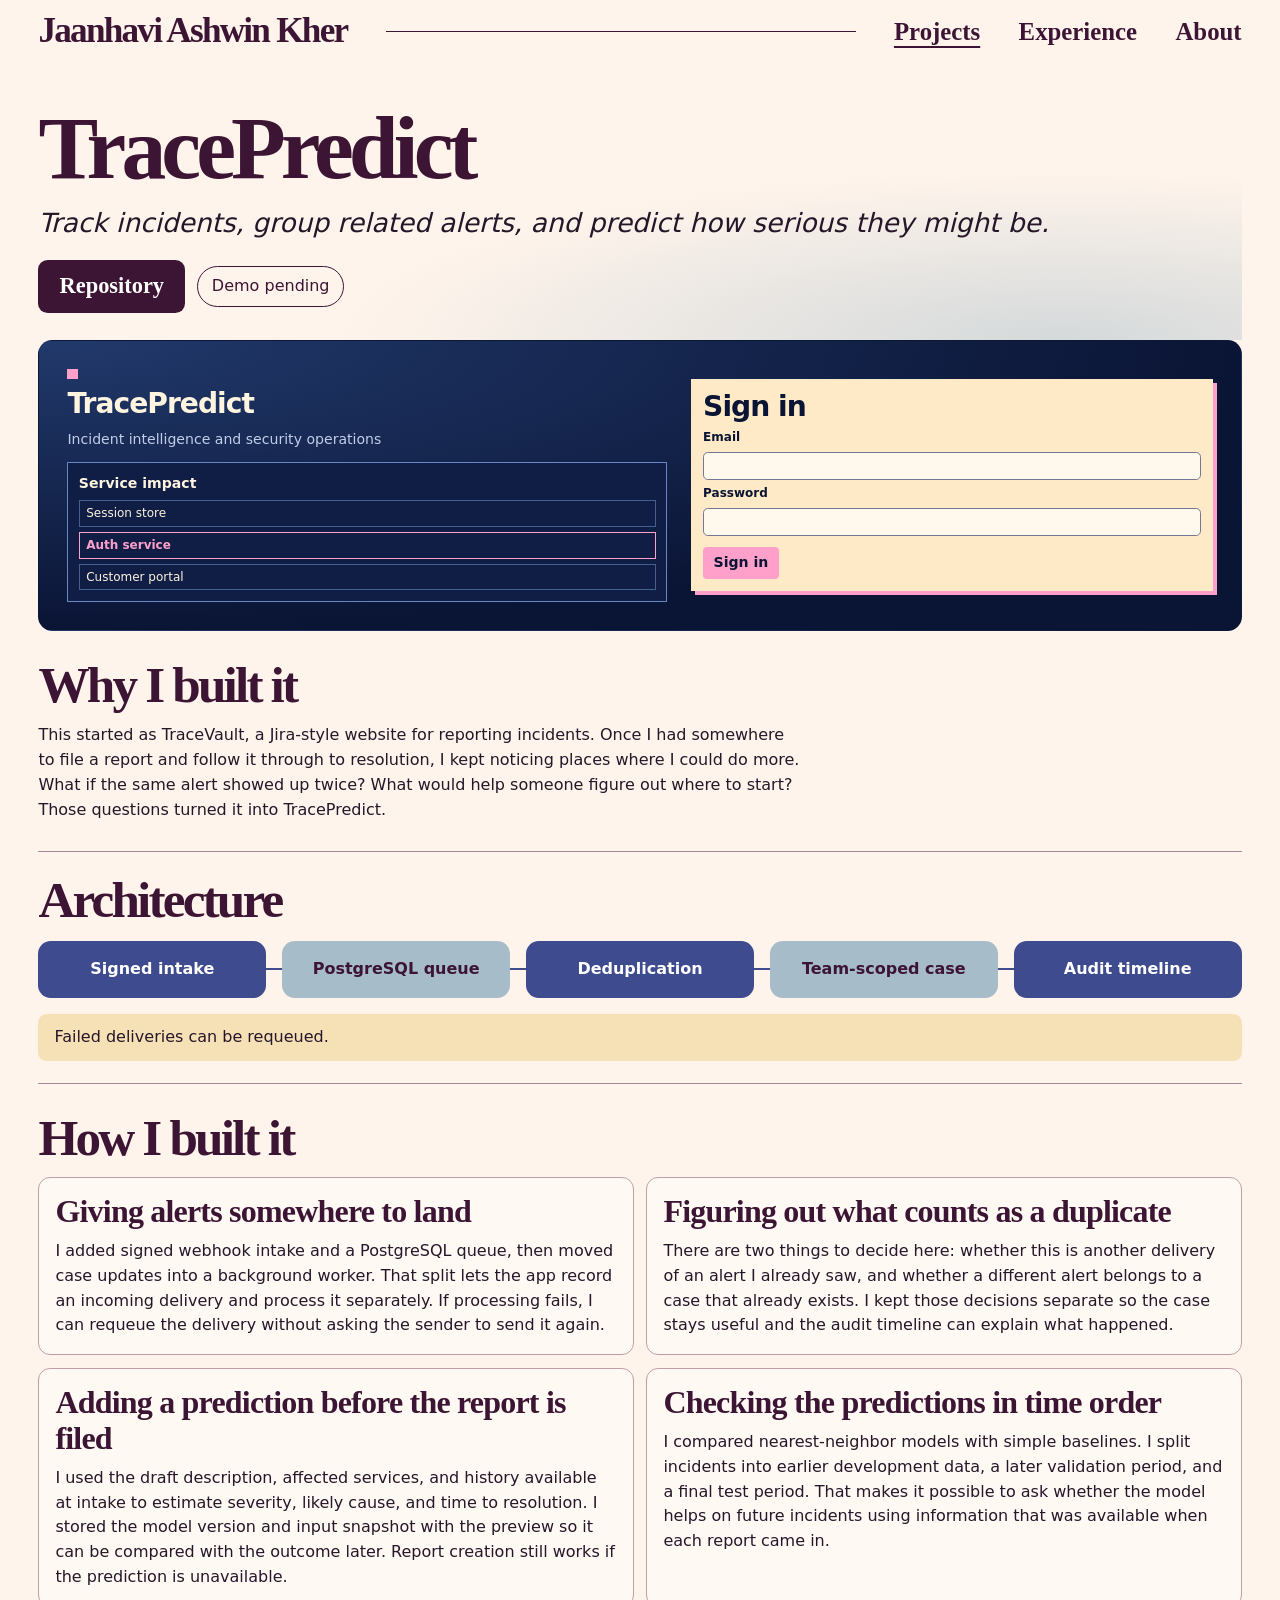
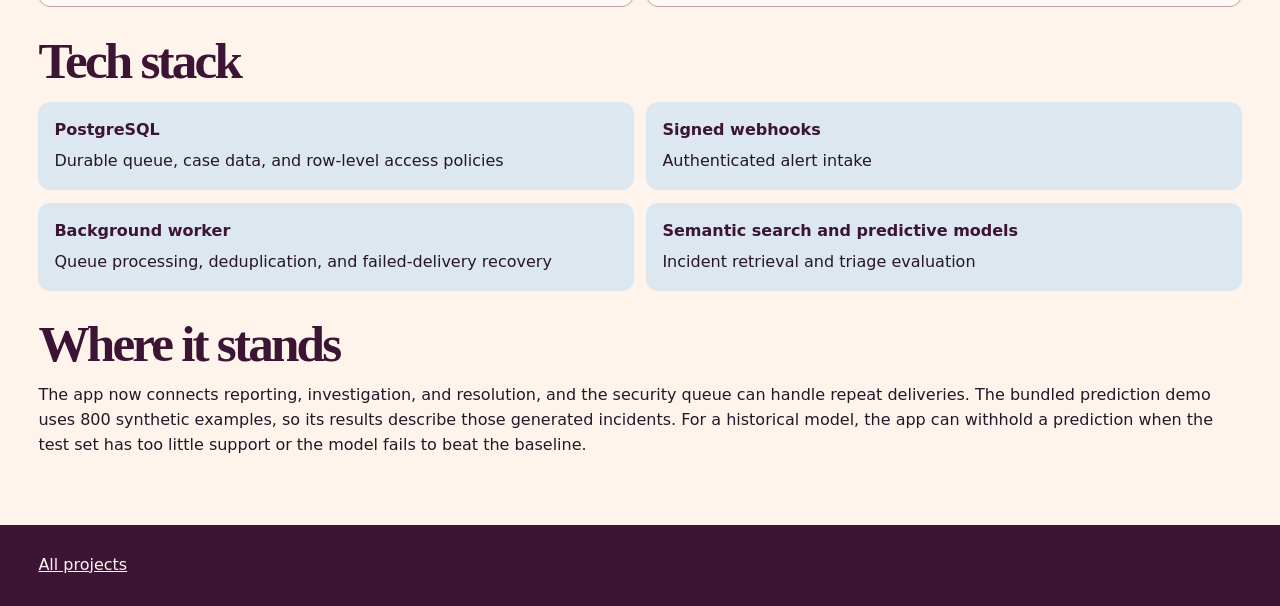
<file: tracepredict.html>
<!doctype html>
<html lang="en"><head><meta charset="utf-8"><meta name="viewport" content="width=device-width, initial-scale=1"><meta name="description" content="Jaanhavi Ashwin Kher’s technical portfolio covering backend systems, security workflows, and applied AI."><title>TracePredict | Jaanhavi Ashwin Kher</title><link rel="stylesheet" href="style.css"><script defer src="links.js"></script></head>
<body><a class="skip" href="#main">Skip to content</a><header><div class="shell top"><a class="brand" href="index.html">Jaanhavi Ashwin Kher</a><span class="rule"></span><nav aria-label="Main navigation"><a href="projects.html" aria-current="page">Projects</a><a href="experience.html">Experience</a><a href="about.html">About</a></nav></div></header><main id="main" class="shell case"><div class="casehead"><h1>TracePredict</h1><p class="dek">Track incidents, group related alerts, and predict how serious they might be.</p><div class="actions" data-project="tracepredict"><a class="button repo" data-link="repository" hidden>Repository</a><a class="button" data-link="demo" hidden>Live demo</a><span class="pending" data-demo-pending>Demo pending</span></div></div>
<figure class="project-preview pv-tracepredict" aria-label="TracePredict interface preview"><div class="pv-trace-copy"><span class="pv-mark" aria-hidden="true"></span><h3>TracePredict</h3><p>Incident intelligence and security operations</p><div class="pv-map"><strong>Service impact</strong><div><span>Session store</span><b>Auth service</b><span>Customer portal</span></div></div></div><div class="pv-login"><h4>Sign in</h4><span>Email</span><div class="pv-field"></div><span>Password</span><div class="pv-field"></div><strong class="pv-action">Sign in</strong></div></figure><section class="problem"><h2 class="lined">Why I built it</h2><p>This started as TraceVault, a Jira-style website for reporting incidents. Once I had somewhere to file a report and follow it through to resolution, I kept noticing places where I could do more. What if the same alert showed up twice? What would help someone figure out where to start? Those questions turned it into TracePredict.</p></section>
<section class="arch"><h2 class="lined">Architecture</h2><ol class="flow"><li>Signed intake</li><li>PostgreSQL queue</li><li>Deduplication</li><li>Team-scoped case</li><li>Audit timeline</li></ol><p class="retry">Failed deliveries can be requeued.</p></section>
<section class="technical"><h2 class="lined">How I built it</h2><div class="activities"><article><h3>Giving alerts somewhere to land</h3><p>I added signed webhook intake and a PostgreSQL queue, then moved case updates into a background worker. That split lets the app record an incoming delivery and process it separately. If processing fails, I can requeue the delivery without asking the sender to send it again.</p></article><article><h3>Figuring out what counts as a duplicate</h3><p>There are two things to decide here: whether this is another delivery of an alert I already saw, and whether a different alert belongs to a case that already exists. I kept those decisions separate so the case stays useful and the audit timeline can explain what happened.</p></article><article><h3>Adding a prediction before the report is filed</h3><p>I used the draft description, affected services, and history available at intake to estimate severity, likely cause, and time to resolution. I stored the model version and input snapshot with the preview so it can be compared with the outcome later. Report creation still works if the prediction is unavailable.</p></article><article><h3>Checking the predictions in time order</h3><p>I compared nearest-neighbor models with simple baselines. I split incidents into earlier development data, a later validation period, and a final test period. That makes it possible to ask whether the model helps on future incidents using information that was available when each report came in.</p></article></div></section><section class="technical"><h2 class="lined">Tech stack</h2><dl class="stack-list"><div><dt>PostgreSQL</dt><dd>Durable queue, case data, and row-level access policies</dd></div><div><dt>Signed webhooks</dt><dd>Authenticated alert intake</dd></div><div><dt>Background worker</dt><dd>Queue processing, deduplication, and failed-delivery recovery</dd></div><div><dt>Semantic search and predictive models</dt><dd>Incident retrieval and triage evaluation</dd></div></dl></section><section class="technical"><h2 class="lined">Where it stands</h2><p>The app now connects reporting, investigation, and resolution, and the security queue can handle repeat deliveries. The bundled prediction demo uses 800 synthetic examples, so its results describe those generated incidents. For a historical model, the app can withhold a prediction when the test set has too little support or the model fails to beat the baseline.</p></section></main><footer><div class="shell"><a href="projects.html">All projects</a></div></footer></body></html>
</file>
<file: style.css>
:root{--paper:#fff4eb;--ink:#3d1534;--blue:#3e4b8e;--powder:#a6bcc9;--wheat:#f6e0b6;--text:#261629;--display:Georgia,serif;--body:system-ui,sans-serif;scroll-behavior:smooth}
*{box-sizing:border-box}body{margin:0;background:var(--paper);color:var(--text);font:1rem/1.55 var(--body)}a{color:inherit}a:focus-visible{outline:3px solid #ad6c1d;outline-offset:5px}[hidden]{display:none!important}.shell{width:min(94%,1320px);margin-inline:auto}.top,.foot,.actions,.contacts{display:flex;align-items:center;gap:clamp(1rem,3vw,2.4rem)}.top{padding-block:.75rem;color:var(--ink)}.brand,nav a{font:700 clamp(1rem,2vw,1.55rem)/1.1 var(--display);text-decoration:none}.brand{font-size:clamp(1.3rem,3vw,2.2rem);letter-spacing:-.05em}.rule,.lined::after{height:1px;background:currentColor;flex:1}.top nav{display:flex;gap:clamp(.8rem,3vw,2.5rem)}nav a:hover,.brand:hover,.card h2 a:hover{text-decoration:underline}
h1,h2,h3{font-family:var(--display);line-height:.98;letter-spacing:-.055em;margin:0;color:var(--ink)}h1{font-size:clamp(3rem,7vw,7rem)}h2{font-size:clamp(2rem,4.7vw,4.6rem)}h3{font-size:clamp(1.3rem,2.5vw,2.25rem)}p{margin:.58rem 0 0}
.hero,footer{background:var(--ink);color:var(--paper)}.hero{background:radial-gradient(ellipse at 73% 32%,#542044,var(--ink) 66%)}.hero h1,footer h2{color:inherit}.hero-grid{display:grid;grid-template-columns:1.55fr 1fr;align-items:center;min-height:450px;padding:clamp(2.4rem,5vw,5.1rem) 0;gap:1rem}.hero h1{border-left:2px solid var(--paper);padding-left:clamp(.8rem,2.6vw,2.1rem)}.hero p{font-size:clamp(1rem,2vw,1.4rem);margin:1rem 0 1.4rem}.actions{flex-wrap:wrap;gap:.75rem}.button{display:inline-block;background:var(--blue);border:2px solid transparent;border-radius:.6rem;color:white;text-decoration:none;padding:.7rem 1.2rem;font:700 clamp(1.05rem,2.2vw,1.4rem)/1.2 var(--display)}.button:hover{background:#293568}.outline{border-color:currentColor;background:transparent}.outline:hover,.repo{background:var(--ink)}.pending{border:1px solid var(--ink);border-radius:2rem;padding:.45rem .85rem;color:var(--ink)}
.art{position:relative;min-height:320px;isolation:isolate}.loop{position:absolute;border:.8rem solid var(--powder);width:84%;height:40%;border-radius:50%;transform:rotate(-24deg);left:7%;top:13%}.two{border-color:var(--wheat);transform:rotate(22deg);top:30%;left:12%}.three{top:52%;left:0;transform:rotate(-11deg);width:72%;border-right-color:var(--wheat)}.orb{position:absolute;border:3px solid var(--paper);border-radius:50%;background:var(--ink);display:grid;place-items:center;width:clamp(3rem,6vw,5rem);aspect-ratio:1;color:var(--paper);font:bold clamp(1.4rem,3vw,2.4rem)/1 var(--body)}.o1{left:4%;top:26%}.o2{right:10%;top:9%}.o3{right:17%;top:49%}.o4{left:24%;top:66%}
.projects,.experience,.case{padding-block:clamp(1.3rem,3vw,2.4rem)}.card{background:#dce7f0;padding:clamp(1rem,2.5vw,2rem);border-radius:1.15rem;display:grid;grid-template-columns:1fr 1.1fr;gap:1rem;align-items:center;min-width:0}.feature{background:linear-gradient(115deg,var(--wheat),#faead5);grid-template-columns:.8fr 1.25fr;gap:clamp(1rem,4vw,3.5rem)}.card h2 a{text-decoration:none}.tagline{border-top:1px solid var(--ink);margin:1rem 0 1.25rem;padding-top:.65rem;font-size:clamp(1rem,2.4vw,1.5rem);font-style:italic}.more{display:grid;grid-template-columns:1fr 1fr;gap:1rem;margin-top:1rem}
figure{margin:0;min-width:0}figcaption{text-align:right;font-style:italic;font-size:.83rem;margin-top:.4rem}.mock{border:1px solid #b5b7cf;border-radius:1rem;overflow:hidden;background:#fcfaff;box-shadow:0 .5rem 1rem #3d153418}.bar{background:var(--blue);color:white;display:flex;align-items:center;gap:.35rem;padding:.55rem .8rem}.bar i{background:var(--paper);width:.43rem;aspect-ratio:1;border-radius:50%}.bar strong{margin-left:.35rem}.case .bar{background:var(--ink)}.mockbody{display:grid;grid-template-columns:auto 1fr}.mockbody aside{background:#dce5f4;padding:1rem;line-height:2;white-space:nowrap;font-size:.9rem}.screen{min-width:0;padding:clamp(.7rem,2.2vw,1.6rem)}.screen h3{margin:.35rem 0 .65rem}.badge{display:inline-block;background:#dce5f4;color:#293568;padding:.2rem .55rem;border-radius:.4rem;font-size:.85rem;font-weight:650}.panels{display:grid;grid-template-columns:1fr 1fr;gap:.6rem;margin-top:.7rem}.panels>div{border:1px solid #c5cce2;border-radius:.5rem;padding:.65rem}.panels ol{padding-left:1.15rem;margin:.3rem 0}.panels p{margin:.2rem 0}.panels b,.playlist li span{float:right}.code{background:#2e3a76;color:white;border-radius:.55rem;padding:.6rem;font: .78rem/1.4 ui-monospace,monospace;overflow-wrap:anywhere}.playlist{display:grid;grid-template-columns:minmax(2rem,.55fr) 1fr;gap:1rem}.album{aspect-ratio:1;background:radial-gradient(circle at 64% 52%,var(--paper) 8%,var(--ink) 9% 27%,#703253 28% 30%,var(--ink) 31% 42%,transparent 43%),conic-gradient(from 120deg,var(--wheat),var(--powder),var(--blue),var(--wheat));border-radius:.55rem}.playlist ul{padding:0;list-style:none}.playlist li{border-bottom:1px solid #d8c9db;padding:.3rem 0}.more .playlist{display:block}.more .album,.more .playlist li span{display:none}
.lined{display:flex;gap:1rem;align-items:center;margin-bottom:.85rem}.job{background:#fae7cb;border-radius:.7rem;margin:.65rem 0;padding:1rem;display:grid;grid-template-columns:1fr 1fr 1fr;align-items:center;gap:1rem}.job p{margin:0;border-left:1px solid #9f7487;padding-left:1rem}.foot{display:grid;grid-template-columns:1fr 1fr;align-items:start}.contacts{flex-wrap:wrap}footer{padding-block:1.75rem}.casehead{padding:.2rem 0 1.65rem;background:radial-gradient(ellipse at 85% 100%,#a6bcc97a,transparent 50%)}.dek{font-size:clamp(1.05rem,2.5vw,1.65rem);font-style:italic;margin:.7rem 0 1rem}.case figure .screen{min-height:240px}.case .playlist{grid-template-columns:minmax(4rem,220px) 1fr}.split{display:grid;grid-template-columns:2fr 3fr;gap:1.6rem;margin-block:1.6rem}.split>section+section{border-left:1px solid #aa8599;padding-left:1.6rem}.case h2,.foot h2,.experience h2{font-size:clamp(1.9rem,4vw,3.5rem)}.case ul{padding-left:1.2rem;margin-top:0}.arch{border-block:1px solid #aa8599;padding-block:1.4rem}.flow{display:grid;grid-auto-flow:column;grid-auto-columns:1fr;gap:1rem;padding:0;list-style:none}.flow li{display:grid;place-items:center;position:relative;text-align:center;background:var(--powder);padding:1rem .5rem;border-radius:.8rem;color:var(--ink);font-weight:700}.flow li:nth-child(odd){background:var(--blue);color:white}.flow li+li::before{content:"";position:absolute;right:100%;width:1rem;height:2px;background:var(--blue)}.retry,.evidence{background:var(--wheat);border-radius:.55rem;padding:.7rem 1rem}.evidence{font:700 clamp(1.2rem,3vw,2.1rem)/1.1 var(--display);color:var(--ink)}.skip,.sr-only{position:absolute;width:1px;height:1px;overflow:hidden;clip-path:inset(50%)}.skip:focus{clip-path:none;width:auto;height:auto;background:white;padding:.65rem;z-index:2}
@media(max-width:950px){.more .card{grid-template-columns:1fr}.hero-grid{min-height:390px}}
@media(max-width:680px){.top{flex-wrap:wrap;gap:.6rem}.rule{display:none}.top nav{width:100%}.hero-grid,.card,.more,.foot,.split{grid-template-columns:1fr}.art{min-height:210px;max-width:420px;width:100%;justify-self:center}.hero-grid{padding-bottom:1rem}.job{grid-template-columns:1fr 1fr;gap:.65rem}.job h3{grid-column:1/-1}.split>section+section{border-left:0;padding-left:0}.flow{grid-auto-flow:row;gap:.6rem}.flow li+li::before{right:50%;bottom:100%;width:2px;height:.6rem}.mockbody aside{display:none}.case figure .screen{min-height:0}.case .playlist{grid-template-columns:1fr}.case .album{max-width:120px}.panels{font-size:.88rem}}
@media(prefers-reduced-motion:reduce){:root{scroll-behavior:auto}}
.inner { padding-block: clamp(1.8rem, 5vw, 4rem); }
.site-footer { display: flex; flex-wrap: wrap; justify-content: space-between; gap: .75rem 1.5rem; }
.top nav a[aria-current="page"] { text-decoration: underline; text-underline-offset: .25em; }
.experience-list, .about-stack { display: grid; gap: 1.5rem; }
.work-entry { border: 1px solid #c49da8; border-radius: 1rem; padding: clamp(1rem, 4vw, 2.3rem); background: #fff9f4; }
.work-entry header { display: flex; flex-wrap: wrap; justify-content: space-between; align-items: start; gap: 1rem; }
.work-entry h2 { font-size: clamp(2rem, 4vw, 3.5rem); }
.work-entry h3, .activities h3 { letter-spacing: -.025em; line-height: 1.12; }
.work-entry h3 { margin-top: 1.35rem; }
.work-meta { margin: 0; color: var(--ink); }
.metrics { display: grid; grid-template-columns: repeat(3, 1fr); gap: .75rem; margin: 1.4rem 0; }
.metrics div, .activities article, .stack-list div { padding: 1rem; border-radius: .75rem; }
.metrics div { background: var(--wheat); }
.metrics dt { font: 700 clamp(1.7rem, 4vw, 2.8rem)/1 var(--display); color: var(--ink); }
.metrics dd, .stack-list dd { margin: .4rem 0 0; }
.chips { display: flex; flex-wrap: wrap; gap: .5rem; margin: 1.25rem 0 0; padding: 0; list-style: none; }
.chips li { background: #dce7f0; border-radius: 2rem; padding: .25rem .75rem; }
.activities, .stack-list { display: grid; grid-template-columns: repeat(2, 1fr); gap: .8rem; }
.activities article { background: #fff9f4; border: 1px solid #c49da8; }
.stack-list div { background: #dce7f0; }
.stack-list dt { font-weight: 750; color: var(--ink); }
.problem, .technical { margin-block: 1.8rem; }
.problem p, .work-entry > p, .activities p { max-width: 75ch; }
@media (max-width: 620px) {
  .metrics, .activities, .stack-list { grid-template-columns: 1fr; }
}
.home-lead { max-width: 42rem; }
.home-intro { display: grid; grid-template-columns: 1fr 1fr; gap: clamp(1.4rem, 4vw, 3rem); padding-block: clamp(1.75rem, 5vw, 4rem); }
.home-intro h2 { font-size: clamp(1.85rem, 3.5vw, 3rem); }
.home-intro a { color: var(--blue); font-weight: 650; text-underline-offset: .18em; }
@media (max-width: 680px) { .home-intro { grid-template-columns: 1fr; } }

/* Give secondary project previews the full card width. */
.more {
  grid-template-columns: repeat(2, minmax(0, 1fr));
}
.more .card {
  grid-template-columns: minmax(0, 1fr);
  grid-template-rows: auto 1fr;
  align-items: start;
  gap: 1.25rem;
}
.more .card h2 {
  font-size: clamp(1.9rem, 3.2vw, 3.25rem);
  line-height: 1.05;
  overflow-wrap: anywhere;
}
.more .card > figure {
  width: 100%;
}
.more .screen h3 {
  font-size: clamp(1.25rem, 2vw, 1.8rem);
  line-height: 1.15;
  overflow-wrap: anywhere;
}
.more .tagline {
  font-size: clamp(1rem, 1.6vw, 1.2rem);
}
@media (max-width: 680px) {
  .more { grid-template-columns: minmax(0, 1fr); }
}

/* Project previews use each app's own visual style inside the portfolio. */
.project-preview {
  min-width: 0;
  padding: clamp(.85rem, 2.4vw, 1.75rem);
  border: 1px solid #1b25482b;
  border-radius: .9rem;
  overflow: hidden;
  overflow-wrap: anywhere;
  font-family: system-ui, sans-serif;
  font-size: .88rem;
  line-height: 1.4;
}
.project-preview h3, .project-preview h4 {
  margin: 0;
  font: 700 clamp(1.15rem, 2.2vw, 1.85rem)/1.15 system-ui, sans-serif;
  color: inherit;
  letter-spacing: -.035em;
}
.pv-tracepredict {
  display: grid;
  grid-template-columns: minmax(0, 1.15fr) minmax(0, 1fr);
  align-items: center;
  gap: clamp(.8rem, 2vw, 1.5rem);
  background: radial-gradient(ellipse at top left, #21396b, #0a1434 72%);
  color: #fff4df;
}
.pv-trace-copy p { color: #c2cde9; }
.pv-mark { display: block; width: .65rem; height: .65rem; background: #ffa0ca; margin-bottom: .55rem; }
.pv-map { margin-top: .8rem; border: 1px solid #6787c5; background: #101e46; padding: .65rem; }
.pv-map > div { display: grid; gap: .3rem; margin-top: .45rem; font-size: .75rem; }
.pv-map span, .pv-map b { padding: .25rem .4rem; border: 1px solid #446091; }
.pv-map b { border-color: #ffa0ca; color: #ffa0ca; }
.pv-login { display: grid; gap: .35rem; padding: .75rem; background: #ffeac8; color: #0a1434; box-shadow: 4px 4px #ffa0ca; }
.pv-login span { font-size: .75rem; font-weight: 650; }
.pv-field { min-height: 1.75rem; padding: .4rem .5rem; border: 1px solid #727896; border-radius: .3rem; background: #fff8ed; }
.pv-action { display: inline-block; width: fit-content; margin-top: .35rem; padding: .4rem .65rem; border-radius: .25rem; background: #ffa0ca; }
.pv-pdf-report-generator {
  background: #d4e4f7 url("pdf-report-background.jpg") center / 18rem auto;
  color: #2c3e50;
}
.pv-upload-card { max-width: 38rem; margin-inline: auto; padding: 1rem; border-radius: .65rem; background: #bad3f0; }
.pv-upload-card p { color: #354958; }
.pv-drop { display: grid; gap: .33rem; justify-items: center; margin-top: .8rem; padding: 1rem .6rem; text-align: center; border-radius: .45rem; background: #dae8fc; }
.pv-drop span { font-size: 1.65rem; }
.pv-drop small { color: #405468; }
.pv-studyspace { background: linear-gradient(#18122b70, #18122bb0), #201433 url("studyspace-background.jpeg") center / cover; color: white; text-align: center; }
.pv-studyspace h3 { color: #dec2ff; font-family: "Jersey 10", ui-monospace, monospace; }
.pv-study-grid { display: grid; grid-template-columns: repeat(2, minmax(0, 1fr)); gap: .45rem; margin-top: .8rem; }
.pv-study-grid > div { display: grid; align-content: start; gap: .15rem; padding: .55rem; border-radius: .55rem; background: #1b1039cf; border: 1px solid #ffffff42; }
.pv-study-grid small { color: #eee3ff; }
@media (max-width: 440px) {
  .pv-tracepredict { grid-template-columns: minmax(0, 1fr); }
}

.project-screenshot {
  overflow: hidden;
  border: 1px solid #1b25482b;
  border-radius: .9rem;
}
.project-screenshot img {
  display: block;
  width: 100%;
  height: auto;
}

/* Use a shared preview frame in the project grid. */
.more .card {
  grid-template-rows: 1fr auto;
}
.more .card > figure {
  width: 100%;
  aspect-ratio: 4 / 3;
}
.more .project-screenshot {
  display: grid;
  place-items: center;
  background: #4898e9;
}
.more .project-screenshot img {
  height: 100%;
  min-height: 0;
  object-fit: contain;
}
.project-screenshot.chordcloud-screenshot {
  background: #fff1d6;
}
.chordcloud-crop {
  position: relative;
  aspect-ratio: 983 / 900;
  width: 100%;
  container-type: inline-size;
  overflow: hidden;
}
.project-screenshot .chordcloud-crop img {
  position: absolute;
  top: -8.667%;
  width: 100%;
  height: auto;
}
.chordcloud-playlist-note {
  position: absolute;
  top: 56.6%;
  left: 39%;
  width: 51%;
  background: #fff1d6;
  color: #675967;
  font: 400 1.5cqw / 1.75 system-ui, sans-serif;
}
.more .project-screenshot.chordcloud-screenshot {
  container-type: size;
}
.more .chordcloud-crop {
  width: min(100%, calc(100cqh * 983 / 900));
}
.more .project-preview {
  padding: clamp(.55rem, 1.5vw, 1.1rem);
}
.more .pv-upload-card {
  height: 100%;
  display: flex;
  flex-direction: column;
  padding: clamp(.5rem, 1.4vw, .9rem);
}
.more .pv-drop {
  flex: 1;
  align-content: center;
  gap: .2rem;
  margin-top: .45rem;
  padding: .4rem;
}
.more .pv-study-grid {
  gap: .3rem;
  margin-top: .5rem;
}
.more .pv-study-grid > div {
  padding: .35rem;
}
@media (max-width: 900px) {
  .more .project-preview {
    font-size: .78rem;
  }
  .more .project-preview h3 {
    font-size: 1rem;
  }
  .more .pv-study-grid small {
    display: none;
  }
}

.experience-page {
  max-width: 56rem;
}
.experience-page .casehead {
  background: none;
}
.experience-page .work-entry {
  padding: clamp(1.1rem, 3.5vw, 2rem);
}
.experience-page .work-entry header {
  gap: .45rem 1.25rem;
  padding-bottom: .9rem;
  border-bottom: 1px solid #e6ced2;
  margin-bottom: 1rem;
}
.experience-page .work-entry h2 {
  font-size: clamp(2rem, 4vw, 3rem);
}
.experience-page .work-entry h3 {
  font-size: clamp(1.25rem, 2vw, 1.65rem);
}
.experience-page .work-meta {
  padding-top: .25rem;
  font-size: .9rem;
}
.experience-page .work-entry > p {
  max-width: none;
}
.experience-page .work-entry > p + p {
  margin-top: .85rem;
}
</file>
